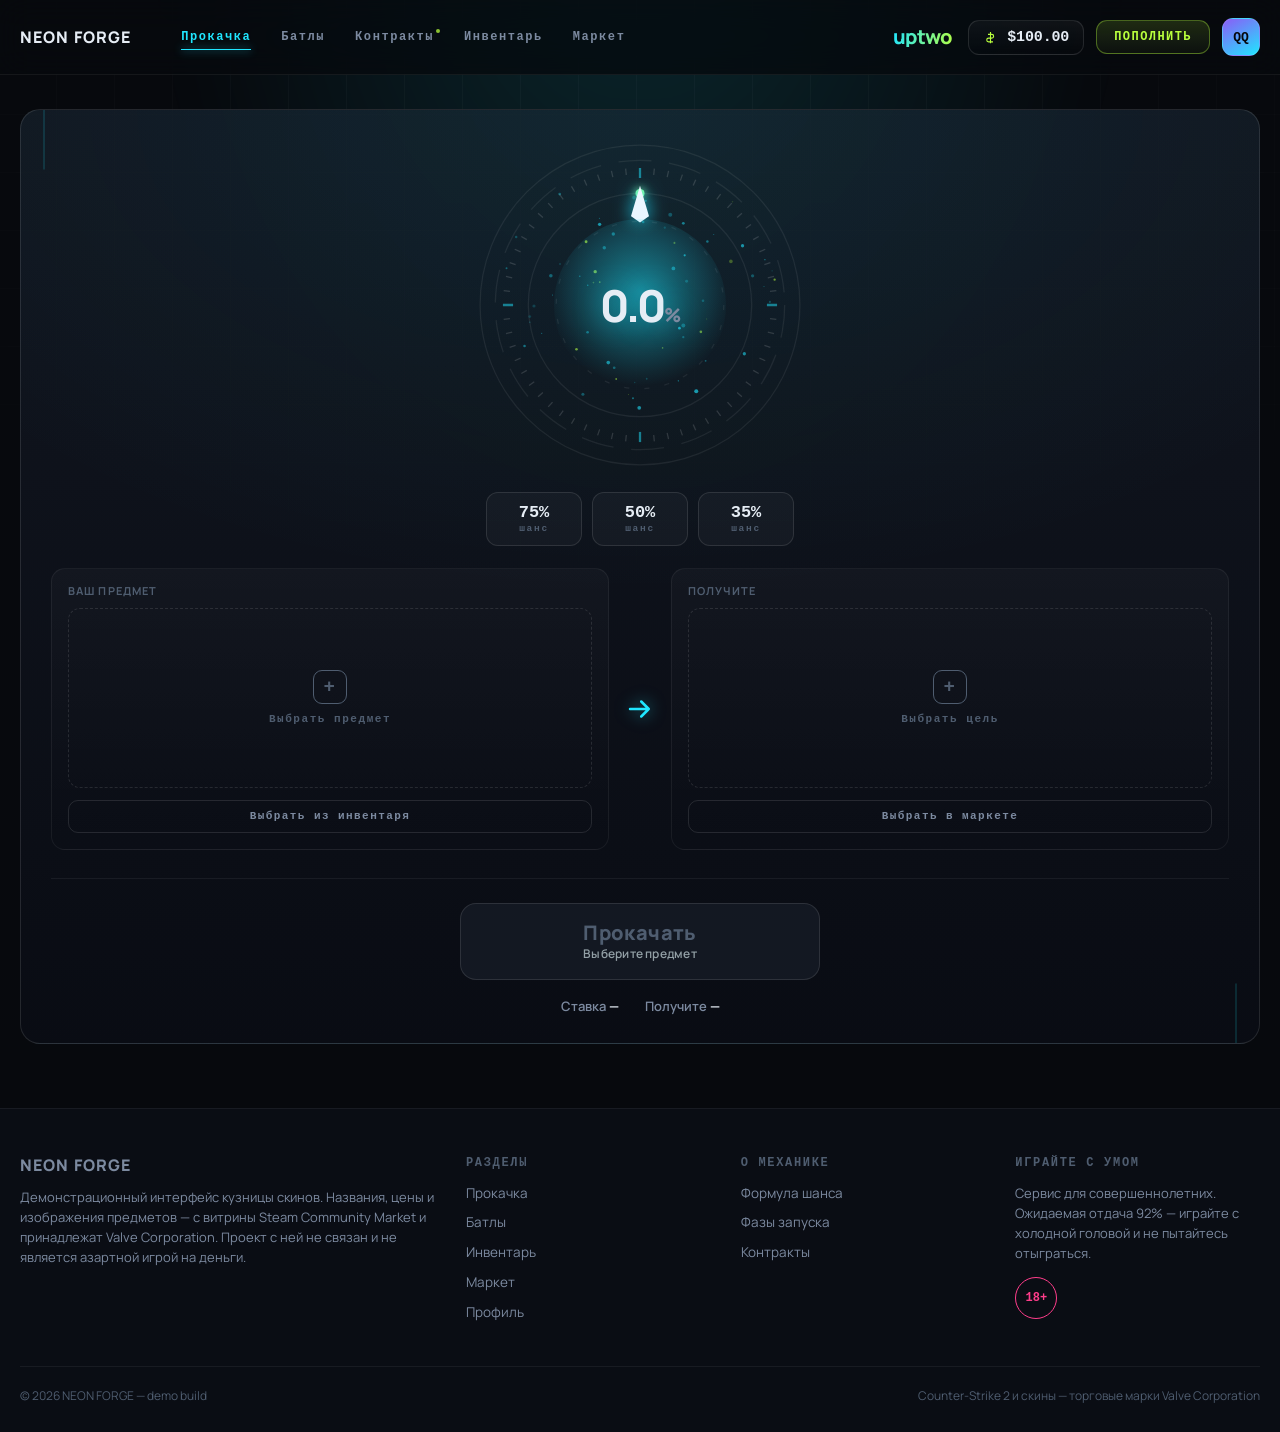
<file: index.html>
<!DOCTYPE html>
<html lang="ru">
<head>
<meta charset="utf-8">
<meta name="viewport" content="width=device-width, initial-scale=1, minimum-scale=1, maximum-scale=1, user-scalable=no, viewport-fit=cover">
<title>NEON FORGE — кузница скинов CS2</title>
<meta name="description" content="NEON FORGE — технологическая кузница скинов CS2: загрузи предмет в ядро, выбери шанс и получи более редкий. Демонстрационный проект на виртуальном балансе.">
<meta name="theme-color" content="#07090D">
<meta name="mobile-web-app-capable" content="yes">
<meta name="apple-mobile-web-app-capable" content="yes">
<meta name="apple-mobile-web-app-status-bar-style" content="black-translucent">
<link rel="manifest" href="manifest.webmanifest">
<link rel="preconnect" href="https://fonts.googleapis.com">
<link rel="preconnect" href="https://fonts.gstatic.com" crossorigin>
<link rel="stylesheet" media="print" onload="this.media='all'"
      href="https://fonts.googleapis.com/css2?family=Manrope:wght@400;600;700;800&display=swap">
<noscript><link rel="stylesheet" href="https://fonts.googleapis.com/css2?family=Manrope:wght@400;600;700;800&display=swap"></noscript>
<link rel="stylesheet" href="assets/css/style.css?v=19">
<link rel="icon" href="data:image/svg+xml,<svg xmlns='http://www.w3.org/2000/svg' viewBox='0 0 32 32'><text y='26' font-size='26'>◈</text></svg>">
</head>
<body id="top">

<div class="fx" aria-hidden="true">
  <div class="fx__grid"></div>
  <div class="fx__beam"></div>
  <div class="fx__streak"></div>
  <div class="fx__streak"></div>
  <div class="fx__streak"></div>
</div>

<div class="ptr" id="ptr" aria-hidden="true">
  <div class="ptr__c">
    <svg viewBox="0 0 24 24" class="ptr__arrow"><path d="M12 5v10M7.5 10.5 12 15l4.5-4.5"/></svg>
    <svg viewBox="0 0 24 24" class="ptr__spin"><circle cx="12" cy="12" r="9" stroke-dasharray="40 17"/></svg>
  </div>
</div>


<header class="hdr">
  <div class="wrap hdr__in">
    <a class="brand" href="index.html">
      <span class="brand__txt"><b>NEON FORGE</b></span>
    </a>

    <nav class="nav" id="nav">
      <a href="#forge" class="is-active">Прокачка</a>
      <a href="battles.html">Батлы</a>
      <a href="contracts.html" data-soon>Контракты</a>
      <a href="inventory.html">Инвентарь</a>
      <a href="market.html">Маркет</a>
    </nav>

    <div class="hdr__right">
      <span class="wordmark" aria-hidden="true">uptwo</span>
      <div class="bal" title="Демо-баланс">
        <svg viewBox="0 0 24 24"><path d="M12 3v18M8 7h6a3 3 0 0 1 0 6H9a3 3 0 0 0 0 6h7"/></svg>
        <b id="balance">$0.00</b>
      </div>
      <button class="btn btn--key" data-deposit>Пополнить</button>
      <a class="avatar" href="profile.html" title="Профиль оператора" aria-label="Профиль">QQ</a>
    </div>
  </div>
</header>

<main>

<!-- ==================== FORGE ==================== -->
<section class="forge" id="forge">
  <div class="wrap">
    <div class="rig">
      <div class="stage">

        <div class="core" id="core">
          <canvas class="core__canvas" id="core-canvas" aria-hidden="true"></canvas>
          <svg class="core__svg" viewBox="0 0 260 260" aria-hidden="true">
            <defs>
              <linearGradient id="arcGrad" x1="0" y1="0" x2="1" y2="1">
                <stop offset="0%" stop-color="#20E6FF"/>
                <stop offset="60%" stop-color="#5CF0E0"/>
                <stop offset="100%" stop-color="#B8FF3D"/>
              </linearGradient>
              <filter id="arcGlow" x="-40%" y="-40%" width="180%" height="180%">
                <feGaussianBlur stdDeviation="3.2" result="b"/>
                <feMerge><feMergeNode in="b"/><feMergeNode in="SourceGraphic"/></feMerge>
              </filter>
            </defs>

            <circle class="core__ring" cx="130" cy="130" r="126"/>
            <g class="core__spin-a">
              <circle class="core__ring" cx="130" cy="130" r="114" stroke-dasharray="26 14" stroke="rgba(32,230,255,.22)"/>
            </g>
            <g class="core__ticks" id="core-ticks"></g>
            <g transform="rotate(-90 130 130)">
              <circle class="core__ring" cx="130" cy="130" r="88" stroke-width="7" stroke="rgba(255,255,255,.05)"/>
              <circle class="core__arc" id="core-arc" cx="130" cy="130" r="88"/>
              <g class="core__marker" id="core-marker">
                <path d="M224 130 L200 123 L195 130 L200 137 Z"/>
              </g>
            </g>
            <g class="core__spin-b">
              <circle class="core__ring" cx="130" cy="130" r="66" stroke-dasharray="4 12" stroke="rgba(184,255,61,.25)"/>
            </g>
          </svg>
          <div class="core__pulse"></div>
          <div class="core__heart">
            <div class="chance__val" id="chance">0.0<i>%</i></div>
          </div>
        </div>

        <div class="presets" id="presets" role="group" aria-label="Желаемый шанс"></div>

        <div class="bays">
          <div class="bay bay--in" id="bay-from">
            <div class="bay__hd"><span class="tag">Ваш предмет</span></div>
            <div class="bay__body" id="from-body"></div>
            <button class="bay__act" data-open="from">Выбрать из инвентаря</button>
          </div>

          <div class="bays__arrow" aria-hidden="true">
            <svg viewBox="0 0 24 24"><path d="M4 12h15M13 6l6 6-6 6"/></svg>
          </div>

          <div class="bay bay--out" id="bay-to">
            <div class="bay__hd"><span class="tag">Получите</span></div>
            <div class="bay__body" id="to-body"></div>
            <button class="bay__act" data-open="to">Выбрать в маркете</button>
          </div>
        </div>
      </div>

      <div class="ctl">
        <button class="forge-btn" id="forge-btn" disabled>
          <span class="forge-btn__body">
            <span class="forge-btn__charge"></span>
            <b id="forge-label">Прокачать</b>
            <span id="forge-sub">Выберите предмет</span>
          </span>
          <i class="forge-btn__spark"></i><i class="forge-btn__spark"></i><i class="forge-btn__spark"></i>
        </button>

        <div class="ctl__meta">
          <span>Ставка <b id="meta-in">—</b></span>
          <span>Получите <b id="meta-out">—</b></span>
        </div>
      </div>
    </div>
  </div>
</section>

</main>

<footer class="foot">
  <div class="wrap foot__in">
    <div class="foot__c">
      <a class="brand" href="index.html">
        <span class="brand__txt"><b>NEON FORGE</b></span>
      </a>
      <p>Демонстрационный интерфейс кузницы скинов. Названия, цены и изображения предметов — с витрины Steam Community Market и принадлежат Valve Corporation. Проект с ней не связан и не является азартной игрой на деньги.</p>
    </div>
    <div class="foot__c">
      <h4 class="tag">Разделы</h4>
      <a href="index.html#forge">Прокачка</a><a href="battles.html">Батлы</a><a href="inventory.html">Инвентарь</a><a href="market.html">Маркет</a><a href="profile.html">Профиль</a>
    </div>
    <div class="foot__c">
      <h4 class="tag">О механике</h4>
      <a href="protocol.html">Формула шанса</a><a href="protocol.html">Фазы запуска</a><a href="contracts.html">Контракты</a>
    </div>
    <div class="foot__c">
      <h4 class="tag">Играйте с умом</h4>
      <p>Сервис для совершеннолетних. Ожидаемая отдача 92% — играйте с холодной головой и не пытайтесь отыграться.</p>
      <span class="age">18+</span>
    </div>
  </div>
  <div class="wrap foot__bot">
    <span>© <span id="year"></span> NEON FORGE — demo build</span>
    <span>Counter-Strike 2 и скины — торговые марки Valve Corporation</span>
  </div>
</footer>

<div class="modal" id="modal" hidden>
  <div class="modal__bg" data-close></div>
  <div class="modal__box" role="dialog" aria-modal="true" aria-labelledby="modal-title">
    <div class="modal__hd">
      <h3 id="modal-title">Выбор предмета</h3>
      <button class="modal__x" data-close aria-label="Закрыть">×</button>
    </div>
    <input type="search" class="modal__q" id="modal-search" placeholder="поиск: AWP, Karambit, Redline…">
    <div class="grid grid--modal" id="modal-grid"></div>
    <p class="modal__none" id="modal-empty" hidden>Ничего не найдено</p>
  </div>
</div>

<div class="result" id="result" hidden>
  <div class="result__box">
    <div class="result__st" id="result-st"></div>
    <div class="result__t" id="result-title"></div>
    <div class="result__card" id="result-card"></div>
    <div class="result__acts">
      <button class="btn" id="result-sell">Продать</button>
      <button class="btn btn--key" id="result-keep">В инвентарь</button>
    </div>
  </div>
</div>

<div class="rotate" id="rotate" aria-hidden="true">
  <div class="rotate__box">
    <svg viewBox="0 0 64 64" class="rotate__icon">
      <rect x="20" y="6" width="24" height="42" rx="4"/>
      <path d="M14 52a20 20 0 0 0 36 0" fill="none" stroke-linecap="round"/>
      <path d="M50 46v8h-8"/>
    </svg>
    <div class="rotate__t">Поверните телефон</div>
    <p>Интерфейс ядра рассчитан на вертикальную ориентацию экрана.</p>
  </div>
</div>

<div class="toasts" id="toasts"></div>

<script src="assets/js/data.js?v=19"></script>
<script src="assets/js/weapons.js?v=19"></script>
<script src="assets/js/app.js?v=19"></script>
</body>
</html>
</file>
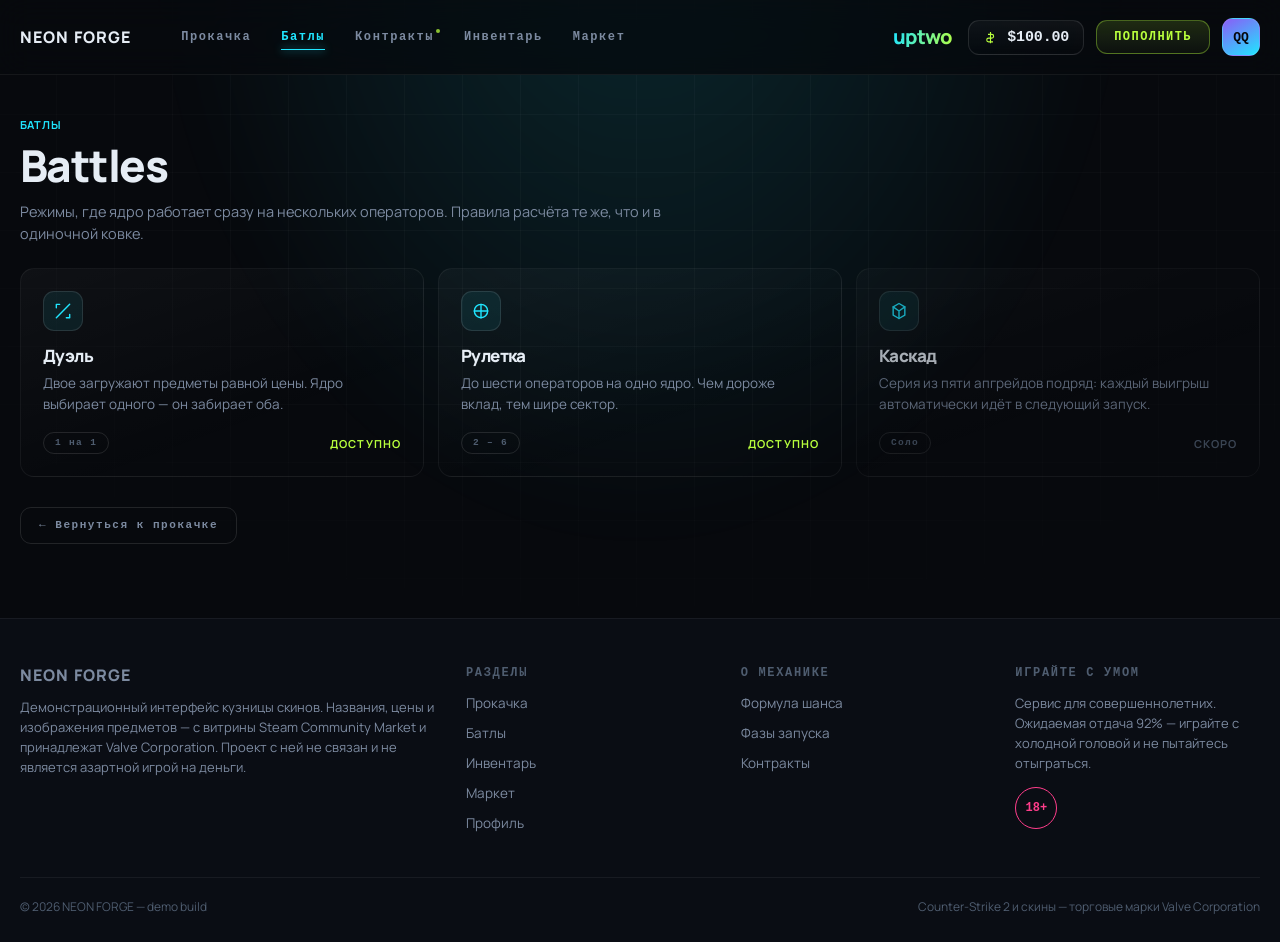
<file: battles.html>
<!DOCTYPE html>
<html lang="ru">
<head>
<meta charset="utf-8">
<meta name="viewport" content="width=device-width, initial-scale=1, minimum-scale=1, maximum-scale=1, user-scalable=no, viewport-fit=cover">
<title>BATTLES — NEON FORGE</title>
<meta name="description" content="PvP-режимы NEON FORGE: Duel Forge, Core Roulette и Cascade.">
<meta name="theme-color" content="#07090D">
<meta name="mobile-web-app-capable" content="yes">
<meta name="apple-mobile-web-app-capable" content="yes">
<meta name="apple-mobile-web-app-status-bar-style" content="black-translucent">
<link rel="manifest" href="manifest.webmanifest">
<link rel="preconnect" href="https://fonts.googleapis.com">
<link rel="preconnect" href="https://fonts.gstatic.com" crossorigin>
<link rel="stylesheet" media="print" onload="this.media='all'"
      href="https://fonts.googleapis.com/css2?family=Manrope:wght@400;600;700;800&display=swap">
<noscript><link rel="stylesheet" href="https://fonts.googleapis.com/css2?family=Manrope:wght@400;600;700;800&display=swap"></noscript>
<link rel="stylesheet" href="assets/css/style.css?v=19">
<link rel="icon" href="data:image/svg+xml,<svg xmlns='http://www.w3.org/2000/svg' viewBox='0 0 32 32'><text y='26' font-size='26'>◈</text></svg>">
</head>
<body id="top">

<div class="fx" aria-hidden="true">
  <div class="fx__grid"></div>
  <div class="fx__beam"></div>
  <div class="fx__streak"></div>
  <div class="fx__streak"></div>
  <div class="fx__streak"></div>
</div>

<div class="ptr" id="ptr" aria-hidden="true">
  <div class="ptr__c">
    <svg viewBox="0 0 24 24" class="ptr__arrow"><path d="M12 5v10M7.5 10.5 12 15l4.5-4.5"/></svg>
    <svg viewBox="0 0 24 24" class="ptr__spin"><circle cx="12" cy="12" r="9" stroke-dasharray="40 17"/></svg>
  </div>
</div>


<header class="hdr">
  <div class="wrap hdr__in">
    <a class="brand" href="index.html">
      <span class="brand__txt"><b>NEON FORGE</b></span>
    </a>

    <nav class="nav" id="nav">
      <a href="index.html#forge">Прокачка</a>
      <a href="battles.html" class="is-active">Батлы</a>
      <a href="contracts.html" data-soon>Контракты</a>
      <a href="inventory.html">Инвентарь</a>
      <a href="market.html">Маркет</a>
    </nav>

    <div class="hdr__right">
      <span class="wordmark" aria-hidden="true">uptwo</span>
      <div class="bal" title="Демо-баланс">
        <svg viewBox="0 0 24 24"><path d="M12 3v18M8 7h6a3 3 0 0 1 0 6H9a3 3 0 0 0 0 6h7"/></svg>
        <b id="balance">$0.00</b>
      </div>
      <button class="btn btn--key" data-deposit>Пополнить</button>
      <a class="avatar" href="profile.html" title="Профиль оператора" aria-label="Профиль">QQ</a>
    </div>
  </div>
</header>

<main>

<section class="sec" id="battles" style="padding-top:44px">
  <div class="wrap">
    <div class="market__head">
      <div class="tag tag--cyan">Батлы</div>
      <h1>Battles</h1>
      <p>Режимы, где ядро работает сразу на нескольких операторов. Правила расчёта те же, что и в одиночной ковке.</p>
    </div>

    <div class="modes">
      <article class="mode">
        <div class="mode__ico"><svg viewBox="0 0 24 24"><path d="M4 20 20 4M8 4H4v4M16 20h4v-4"/></svg></div>
        <h3>Дуэль</h3>
        <p>Двое загружают предметы равной цены. Ядро выбирает одного — он забирает оба.</p>
        <div class="mode__foot"><span class="mode__pill">1 на 1</span><span class="tag tag--lime">Доступно</span></div>
      </article>
      <article class="mode">
        <div class="mode__ico"><svg viewBox="0 0 24 24"><circle cx="12" cy="12" r="8"/><path d="M12 4v16M4 12h16"/></svg></div>
        <h3>Рулетка</h3>
        <p>До шести операторов на одно ядро. Чем дороже вклад, тем шире сектор.</p>
        <div class="mode__foot"><span class="mode__pill">2 – 6</span><span class="tag tag--lime">Доступно</span></div>
      </article>
      <article class="mode mode--soon">
        <div class="mode__ico"><svg viewBox="0 0 24 24"><path d="M12 3l7 4v10l-7 4-7-4V7z"/><path d="M12 12v9M12 12 5 7M12 12l7-5"/></svg></div>
        <h3>Каскад</h3>
        <p>Серия из пяти апгрейдов подряд: каждый выигрыш автоматически идёт в следующий запуск.</p>
        <div class="mode__foot"><span class="mode__pill">Соло</span><span class="tag">Скоро</span></div>
      </article>
    </div>

    <a class="back" href="index.html#forge">← Вернуться к прокачке</a>
  </div>
</section>

</main>

<footer class="foot">
  <div class="wrap foot__in">
    <div class="foot__c">
      <a class="brand" href="index.html">
        <span class="brand__txt"><b>NEON FORGE</b></span>
      </a>
      <p>Демонстрационный интерфейс кузницы скинов. Названия, цены и изображения предметов — с витрины Steam Community Market и принадлежат Valve Corporation. Проект с ней не связан и не является азартной игрой на деньги.</p>
    </div>
    <div class="foot__c">
      <h4 class="tag">Разделы</h4>
      <a href="index.html#forge">Прокачка</a><a href="battles.html">Батлы</a><a href="inventory.html">Инвентарь</a><a href="market.html">Маркет</a><a href="profile.html">Профиль</a>
    </div>
    <div class="foot__c">
      <h4 class="tag">О механике</h4>
      <a href="protocol.html">Формула шанса</a><a href="protocol.html">Фазы запуска</a><a href="contracts.html">Контракты</a>
    </div>
    <div class="foot__c">
      <h4 class="tag">Играйте с умом</h4>
      <p>Сервис для совершеннолетних. Ожидаемая отдача 92% — играйте с холодной головой и не пытайтесь отыграться.</p>
      <span class="age">18+</span>
    </div>
  </div>
  <div class="wrap foot__bot">
    <span>© <span id="year"></span> NEON FORGE — demo build</span>
    <span>Counter-Strike 2 и скины — торговые марки Valve Corporation</span>
  </div>
</footer>

<div class="modal" id="modal" hidden>
  <div class="modal__bg" data-close></div>
  <div class="modal__box" role="dialog" aria-modal="true" aria-labelledby="modal-title">
    <div class="modal__hd">
      <h3 id="modal-title">Выбор предмета</h3>
      <button class="modal__x" data-close aria-label="Закрыть">×</button>
    </div>
    <input type="search" class="modal__q" id="modal-search" placeholder="поиск: AWP, Karambit, Redline…">
    <div class="grid grid--modal" id="modal-grid"></div>
    <p class="modal__none" id="modal-empty" hidden>Ничего не найдено</p>
  </div>
</div>

<div class="result" id="result" hidden>
  <div class="result__box">
    <div class="result__st" id="result-st"></div>
    <div class="result__t" id="result-title"></div>
    <div class="result__card" id="result-card"></div>
    <div class="result__acts">
      <button class="btn" id="result-sell">Продать</button>
      <button class="btn btn--key" id="result-keep">В инвентарь</button>
    </div>
  </div>
</div>

<div class="rotate" id="rotate" aria-hidden="true">
  <div class="rotate__box">
    <svg viewBox="0 0 64 64" class="rotate__icon">
      <rect x="20" y="6" width="24" height="42" rx="4"/>
      <path d="M14 52a20 20 0 0 0 36 0" fill="none" stroke-linecap="round"/>
      <path d="M50 46v8h-8"/>
    </svg>
    <div class="rotate__t">Поверните телефон</div>
    <p>Интерфейс ядра рассчитан на вертикальную ориентацию экрана.</p>
  </div>
</div>

<div class="toasts" id="toasts"></div>

<script src="assets/js/data.js?v=19"></script>
<script src="assets/js/weapons.js?v=19"></script>
<script src="assets/js/app.js?v=19"></script>
</body>
</html>
</file>
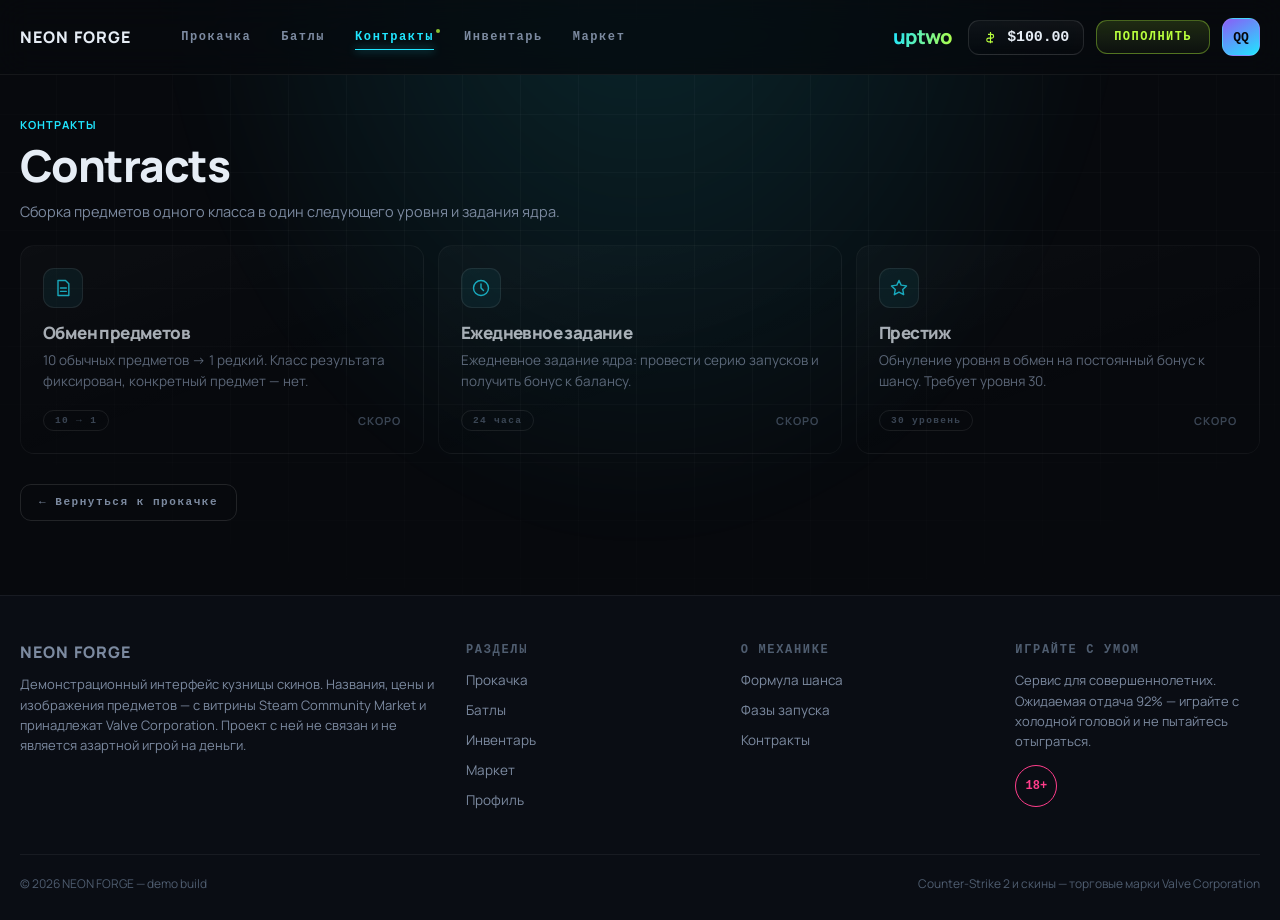
<file: contracts.html>
<!DOCTYPE html>
<html lang="ru">
<head>
<meta charset="utf-8">
<meta name="viewport" content="width=device-width, initial-scale=1, minimum-scale=1, maximum-scale=1, user-scalable=no, viewport-fit=cover">
<title>CONTRACTS — NEON FORGE</title>
<meta name="description" content="Контракты NEON FORGE: сборка предметов и задания ядра.">
<meta name="theme-color" content="#07090D">
<meta name="mobile-web-app-capable" content="yes">
<meta name="apple-mobile-web-app-capable" content="yes">
<meta name="apple-mobile-web-app-status-bar-style" content="black-translucent">
<link rel="manifest" href="manifest.webmanifest">
<link rel="preconnect" href="https://fonts.googleapis.com">
<link rel="preconnect" href="https://fonts.gstatic.com" crossorigin>
<link rel="stylesheet" media="print" onload="this.media='all'"
      href="https://fonts.googleapis.com/css2?family=Manrope:wght@400;600;700;800&display=swap">
<noscript><link rel="stylesheet" href="https://fonts.googleapis.com/css2?family=Manrope:wght@400;600;700;800&display=swap"></noscript>
<link rel="stylesheet" href="assets/css/style.css?v=19">
<link rel="icon" href="data:image/svg+xml,<svg xmlns='http://www.w3.org/2000/svg' viewBox='0 0 32 32'><text y='26' font-size='26'>◈</text></svg>">
</head>
<body id="top">

<div class="fx" aria-hidden="true">
  <div class="fx__grid"></div>
  <div class="fx__beam"></div>
  <div class="fx__streak"></div>
  <div class="fx__streak"></div>
  <div class="fx__streak"></div>
</div>

<div class="ptr" id="ptr" aria-hidden="true">
  <div class="ptr__c">
    <svg viewBox="0 0 24 24" class="ptr__arrow"><path d="M12 5v10M7.5 10.5 12 15l4.5-4.5"/></svg>
    <svg viewBox="0 0 24 24" class="ptr__spin"><circle cx="12" cy="12" r="9" stroke-dasharray="40 17"/></svg>
  </div>
</div>


<header class="hdr">
  <div class="wrap hdr__in">
    <a class="brand" href="index.html">
      <span class="brand__txt"><b>NEON FORGE</b></span>
    </a>

    <nav class="nav" id="nav">
      <a href="index.html#forge">Прокачка</a>
      <a href="battles.html">Батлы</a>
      <a href="contracts.html" class="is-active" data-soon>Контракты</a>
      <a href="inventory.html">Инвентарь</a>
      <a href="market.html">Маркет</a>
    </nav>

    <div class="hdr__right">
      <span class="wordmark" aria-hidden="true">uptwo</span>
      <div class="bal" title="Демо-баланс">
        <svg viewBox="0 0 24 24"><path d="M12 3v18M8 7h6a3 3 0 0 1 0 6H9a3 3 0 0 0 0 6h7"/></svg>
        <b id="balance">$0.00</b>
      </div>
      <button class="btn btn--key" data-deposit>Пополнить</button>
      <a class="avatar" href="profile.html" title="Профиль оператора" aria-label="Профиль">QQ</a>
    </div>
  </div>
</header>

<main>

<section class="sec" id="contracts" style="padding-top:44px">
  <div class="wrap">
    <div class="market__head">
      <div class="tag tag--cyan">Контракты</div>
      <h1>Contracts</h1>
      <p>Сборка предметов одного класса в один следующего уровня и задания ядра.</p>
    </div>

    <div class="modes">
      <article class="mode mode--soon">
        <div class="mode__ico"><svg viewBox="0 0 24 24"><path d="M6 3h9l4 4v14H6z"/><path d="M9 12h7M9 16h7"/></svg></div>
        <h3>Обмен предметов</h3>
        <p>10 обычных предметов → 1 редкий. Класс результата фиксирован, конкретный предмет — нет.</p>
        <div class="mode__foot"><span class="mode__pill">10 → 1</span><span class="tag">Скоро</span></div>
      </article>
      <article class="mode mode--soon">
        <div class="mode__ico"><svg viewBox="0 0 24 24"><circle cx="12" cy="12" r="9"/><path d="M12 7v5l3 3"/></svg></div>
        <h3>Ежедневное задание</h3>
        <p>Ежедневное задание ядра: провести серию запусков и получить бонус к балансу.</p>
        <div class="mode__foot"><span class="mode__pill">24 часа</span><span class="tag">Скоро</span></div>
      </article>
      <article class="mode mode--soon">
        <div class="mode__ico"><svg viewBox="0 0 24 24"><path d="M12 3l2.6 5.6L21 9.5l-4.5 4.3 1.1 6.2L12 17l-5.6 3 1.1-6.2L3 9.5l6.4-.9z"/></svg></div>
        <h3>Престиж</h3>
        <p>Обнуление уровня в обмен на постоянный бонус к шансу. Требует уровня 30.</p>
        <div class="mode__foot"><span class="mode__pill">30 уровень</span><span class="tag">Скоро</span></div>
      </article>
    </div>

    <a class="back" href="index.html#forge">← Вернуться к прокачке</a>
  </div>
</section>

</main>

<footer class="foot">
  <div class="wrap foot__in">
    <div class="foot__c">
      <a class="brand" href="index.html">
        <span class="brand__txt"><b>NEON FORGE</b></span>
      </a>
      <p>Демонстрационный интерфейс кузницы скинов. Названия, цены и изображения предметов — с витрины Steam Community Market и принадлежат Valve Corporation. Проект с ней не связан и не является азартной игрой на деньги.</p>
    </div>
    <div class="foot__c">
      <h4 class="tag">Разделы</h4>
      <a href="index.html#forge">Прокачка</a><a href="battles.html">Батлы</a><a href="inventory.html">Инвентарь</a><a href="market.html">Маркет</a><a href="profile.html">Профиль</a>
    </div>
    <div class="foot__c">
      <h4 class="tag">О механике</h4>
      <a href="protocol.html">Формула шанса</a><a href="protocol.html">Фазы запуска</a><a href="contracts.html">Контракты</a>
    </div>
    <div class="foot__c">
      <h4 class="tag">Играйте с умом</h4>
      <p>Сервис для совершеннолетних. Ожидаемая отдача 92% — играйте с холодной головой и не пытайтесь отыграться.</p>
      <span class="age">18+</span>
    </div>
  </div>
  <div class="wrap foot__bot">
    <span>© <span id="year"></span> NEON FORGE — demo build</span>
    <span>Counter-Strike 2 и скины — торговые марки Valve Corporation</span>
  </div>
</footer>

<div class="modal" id="modal" hidden>
  <div class="modal__bg" data-close></div>
  <div class="modal__box" role="dialog" aria-modal="true" aria-labelledby="modal-title">
    <div class="modal__hd">
      <h3 id="modal-title">Выбор предмета</h3>
      <button class="modal__x" data-close aria-label="Закрыть">×</button>
    </div>
    <input type="search" class="modal__q" id="modal-search" placeholder="поиск: AWP, Karambit, Redline…">
    <div class="grid grid--modal" id="modal-grid"></div>
    <p class="modal__none" id="modal-empty" hidden>Ничего не найдено</p>
  </div>
</div>

<div class="result" id="result" hidden>
  <div class="result__box">
    <div class="result__st" id="result-st"></div>
    <div class="result__t" id="result-title"></div>
    <div class="result__card" id="result-card"></div>
    <div class="result__acts">
      <button class="btn" id="result-sell">Продать</button>
      <button class="btn btn--key" id="result-keep">В инвентарь</button>
    </div>
  </div>
</div>

<div class="rotate" id="rotate" aria-hidden="true">
  <div class="rotate__box">
    <svg viewBox="0 0 64 64" class="rotate__icon">
      <rect x="20" y="6" width="24" height="42" rx="4"/>
      <path d="M14 52a20 20 0 0 0 36 0" fill="none" stroke-linecap="round"/>
      <path d="M50 46v8h-8"/>
    </svg>
    <div class="rotate__t">Поверните телефон</div>
    <p>Интерфейс ядра рассчитан на вертикальную ориентацию экрана.</p>
  </div>
</div>

<div class="toasts" id="toasts"></div>

<script src="assets/js/data.js?v=19"></script>
<script src="assets/js/weapons.js?v=19"></script>
<script src="assets/js/app.js?v=19"></script>
</body>
</html>
</file>
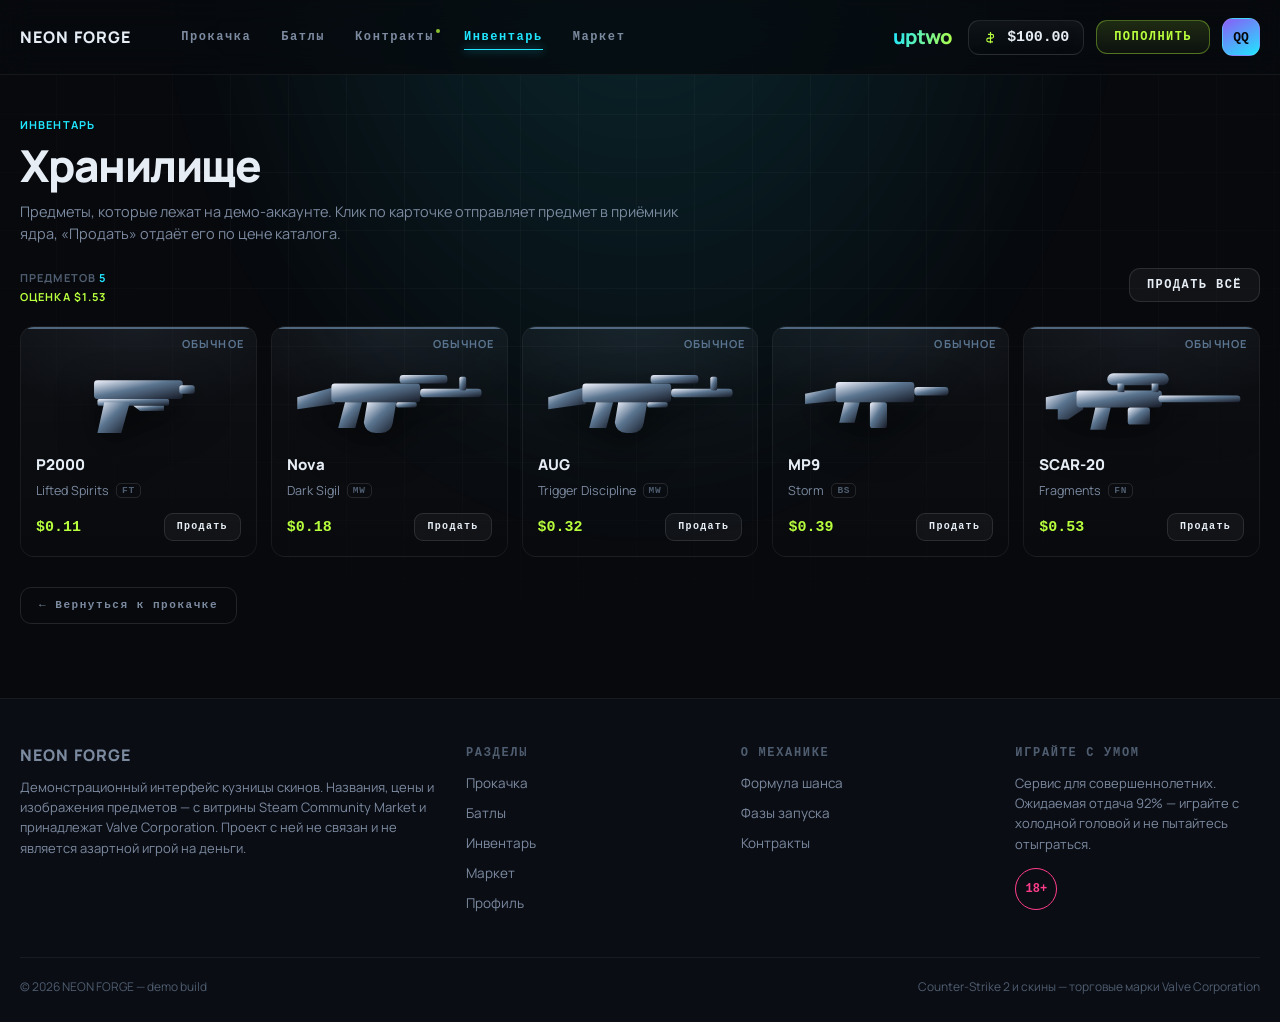
<file: inventory.html>
<!DOCTYPE html>
<html lang="ru">
<head>
<meta charset="utf-8">
<meta name="viewport" content="width=device-width, initial-scale=1, minimum-scale=1, maximum-scale=1, user-scalable=no, viewport-fit=cover">
<title>INVENTORY — NEON FORGE</title>
<meta name="description" content="Хранилище оператора NEON FORGE: предметы демо-аккаунта и их оценка.">
<meta name="theme-color" content="#07090D">
<meta name="mobile-web-app-capable" content="yes">
<meta name="apple-mobile-web-app-capable" content="yes">
<meta name="apple-mobile-web-app-status-bar-style" content="black-translucent">
<link rel="manifest" href="manifest.webmanifest">
<link rel="preconnect" href="https://fonts.googleapis.com">
<link rel="preconnect" href="https://fonts.gstatic.com" crossorigin>
<link rel="stylesheet" media="print" onload="this.media='all'"
      href="https://fonts.googleapis.com/css2?family=Manrope:wght@400;600;700;800&display=swap">
<noscript><link rel="stylesheet" href="https://fonts.googleapis.com/css2?family=Manrope:wght@400;600;700;800&display=swap"></noscript>
<link rel="stylesheet" href="assets/css/style.css?v=19">
<link rel="icon" href="data:image/svg+xml,<svg xmlns='http://www.w3.org/2000/svg' viewBox='0 0 32 32'><text y='26' font-size='26'>◈</text></svg>">
</head>
<body id="top">

<div class="fx" aria-hidden="true">
  <div class="fx__grid"></div>
  <div class="fx__beam"></div>
  <div class="fx__streak"></div>
  <div class="fx__streak"></div>
  <div class="fx__streak"></div>
</div>

<div class="ptr" id="ptr" aria-hidden="true">
  <div class="ptr__c">
    <svg viewBox="0 0 24 24" class="ptr__arrow"><path d="M12 5v10M7.5 10.5 12 15l4.5-4.5"/></svg>
    <svg viewBox="0 0 24 24" class="ptr__spin"><circle cx="12" cy="12" r="9" stroke-dasharray="40 17"/></svg>
  </div>
</div>


<header class="hdr">
  <div class="wrap hdr__in">
    <a class="brand" href="index.html">
      <span class="brand__txt"><b>NEON FORGE</b></span>
    </a>

    <nav class="nav" id="nav">
      <a href="index.html#forge">Прокачка</a>
      <a href="battles.html">Батлы</a>
      <a href="contracts.html" data-soon>Контракты</a>
      <a href="inventory.html" class="is-active">Инвентарь</a>
      <a href="market.html">Маркет</a>
    </nav>

    <div class="hdr__right">
      <span class="wordmark" aria-hidden="true">uptwo</span>
      <div class="bal" title="Демо-баланс">
        <svg viewBox="0 0 24 24"><path d="M12 3v18M8 7h6a3 3 0 0 1 0 6H9a3 3 0 0 0 0 6h7"/></svg>
        <b id="balance">$0.00</b>
      </div>
      <button class="btn btn--key" data-deposit>Пополнить</button>
      <a class="avatar" href="profile.html" title="Профиль оператора" aria-label="Профиль">QQ</a>
    </div>
  </div>
</header>

<main>

<section class="sec" id="inventory" style="padding-top:44px">
  <div class="wrap">
    <div class="market__head">
      <div class="tag tag--cyan">Инвентарь</div>
      <h1>Хранилище</h1>
      <p>Предметы, которые лежат на демо-аккаунте. Клик по карточке отправляет предмет в приёмник ядра, «Продать» отдаёт его по цене каталога.</p>
    </div>

    <div class="sec__head">
      <div>
        <div class="tag">Предметов <span id="inv-count" style="color:var(--cyan)">0</span></div>
        <div class="tag tag--lime" style="margin-top:8px">Оценка <span id="inv-sum">$0.00</span></div>
      </div>
      <button class="btn" id="sell-all">Продать всё</button>
    </div>
    <div class="grid" id="inv-grid"></div>

    <a class="back" href="index.html#forge">← Вернуться к прокачке</a>
  </div>
</section>

</main>

<footer class="foot">
  <div class="wrap foot__in">
    <div class="foot__c">
      <a class="brand" href="index.html">
        <span class="brand__txt"><b>NEON FORGE</b></span>
      </a>
      <p>Демонстрационный интерфейс кузницы скинов. Названия, цены и изображения предметов — с витрины Steam Community Market и принадлежат Valve Corporation. Проект с ней не связан и не является азартной игрой на деньги.</p>
    </div>
    <div class="foot__c">
      <h4 class="tag">Разделы</h4>
      <a href="index.html#forge">Прокачка</a><a href="battles.html">Батлы</a><a href="inventory.html">Инвентарь</a><a href="market.html">Маркет</a><a href="profile.html">Профиль</a>
    </div>
    <div class="foot__c">
      <h4 class="tag">О механике</h4>
      <a href="protocol.html">Формула шанса</a><a href="protocol.html">Фазы запуска</a><a href="contracts.html">Контракты</a>
    </div>
    <div class="foot__c">
      <h4 class="tag">Играйте с умом</h4>
      <p>Сервис для совершеннолетних. Ожидаемая отдача 92% — играйте с холодной головой и не пытайтесь отыграться.</p>
      <span class="age">18+</span>
    </div>
  </div>
  <div class="wrap foot__bot">
    <span>© <span id="year"></span> NEON FORGE — demo build</span>
    <span>Counter-Strike 2 и скины — торговые марки Valve Corporation</span>
  </div>
</footer>

<div class="modal" id="modal" hidden>
  <div class="modal__bg" data-close></div>
  <div class="modal__box" role="dialog" aria-modal="true" aria-labelledby="modal-title">
    <div class="modal__hd">
      <h3 id="modal-title">Выбор предмета</h3>
      <button class="modal__x" data-close aria-label="Закрыть">×</button>
    </div>
    <input type="search" class="modal__q" id="modal-search" placeholder="поиск: AWP, Karambit, Redline…">
    <div class="grid grid--modal" id="modal-grid"></div>
    <p class="modal__none" id="modal-empty" hidden>Ничего не найдено</p>
  </div>
</div>

<div class="result" id="result" hidden>
  <div class="result__box">
    <div class="result__st" id="result-st"></div>
    <div class="result__t" id="result-title"></div>
    <div class="result__card" id="result-card"></div>
    <div class="result__acts">
      <button class="btn" id="result-sell">Продать</button>
      <button class="btn btn--key" id="result-keep">В инвентарь</button>
    </div>
  </div>
</div>

<div class="rotate" id="rotate" aria-hidden="true">
  <div class="rotate__box">
    <svg viewBox="0 0 64 64" class="rotate__icon">
      <rect x="20" y="6" width="24" height="42" rx="4"/>
      <path d="M14 52a20 20 0 0 0 36 0" fill="none" stroke-linecap="round"/>
      <path d="M50 46v8h-8"/>
    </svg>
    <div class="rotate__t">Поверните телефон</div>
    <p>Интерфейс ядра рассчитан на вертикальную ориентацию экрана.</p>
  </div>
</div>

<div class="toasts" id="toasts"></div>

<script src="assets/js/data.js?v=19"></script>
<script src="assets/js/weapons.js?v=19"></script>
<script src="assets/js/app.js?v=19"></script>
</body>
</html>
</file>
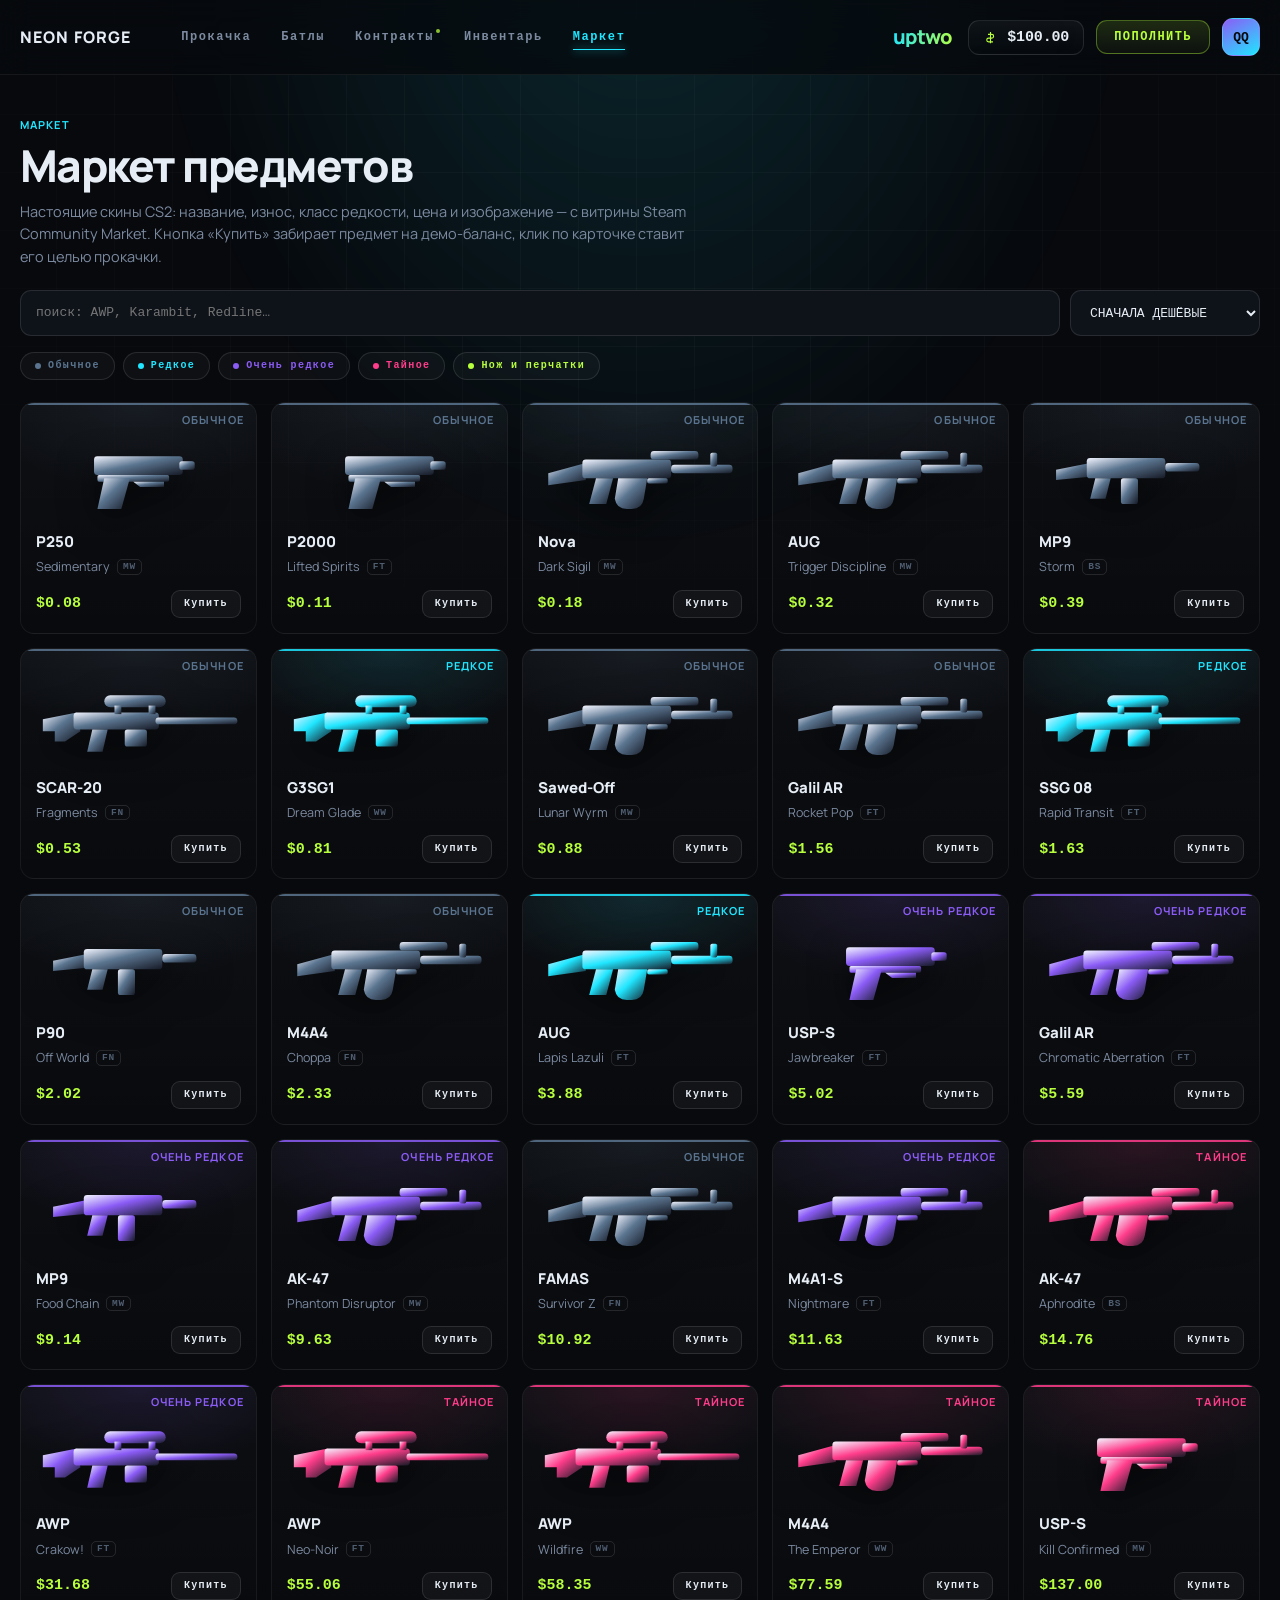
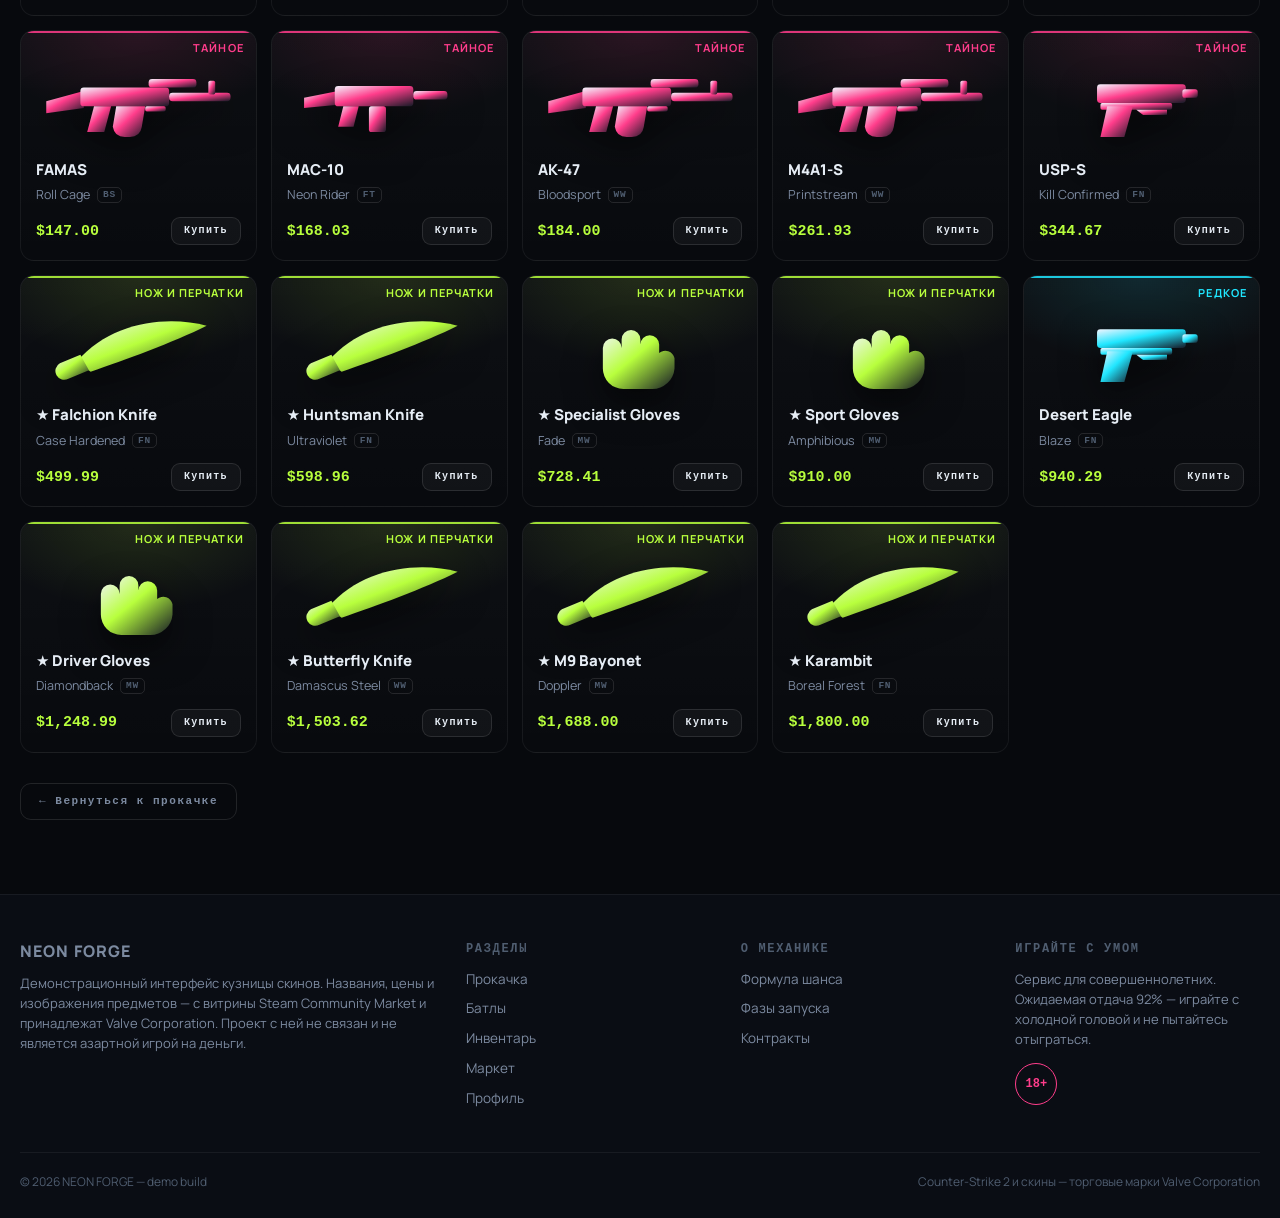
<file: market.html>
<!DOCTYPE html>
<html lang="ru">
<head>
<meta charset="utf-8">
<meta name="viewport" content="width=device-width, initial-scale=1, minimum-scale=1, maximum-scale=1, user-scalable=no, viewport-fit=cover">
<title>MARKET — NEON FORGE</title>
<meta name="description" content="Маркет NEON FORGE: настоящие предметы CS2 с ценами и изображениями с площадки Steam.">
<meta name="theme-color" content="#07090D">
<meta name="mobile-web-app-capable" content="yes">
<meta name="apple-mobile-web-app-capable" content="yes">
<meta name="apple-mobile-web-app-status-bar-style" content="black-translucent">
<link rel="manifest" href="manifest.webmanifest">
<link rel="preconnect" href="https://fonts.googleapis.com">
<link rel="preconnect" href="https://fonts.gstatic.com" crossorigin>
<link rel="stylesheet" media="print" onload="this.media='all'"
      href="https://fonts.googleapis.com/css2?family=Manrope:wght@400;600;700;800&display=swap">
<noscript><link rel="stylesheet" href="https://fonts.googleapis.com/css2?family=Manrope:wght@400;600;700;800&display=swap"></noscript>
<link rel="stylesheet" href="assets/css/style.css?v=19">
<link rel="icon" href="data:image/svg+xml,<svg xmlns='http://www.w3.org/2000/svg' viewBox='0 0 32 32'><text y='26' font-size='26'>◈</text></svg>">
</head>
<body id="top">

<div class="fx" aria-hidden="true">
  <div class="fx__grid"></div>
  <div class="fx__beam"></div>
  <div class="fx__streak"></div>
  <div class="fx__streak"></div>
  <div class="fx__streak"></div>
</div>

<div class="ptr" id="ptr" aria-hidden="true">
  <div class="ptr__c">
    <svg viewBox="0 0 24 24" class="ptr__arrow"><path d="M12 5v10M7.5 10.5 12 15l4.5-4.5"/></svg>
    <svg viewBox="0 0 24 24" class="ptr__spin"><circle cx="12" cy="12" r="9" stroke-dasharray="40 17"/></svg>
  </div>
</div>


<header class="hdr">
  <div class="wrap hdr__in">
    <a class="brand" href="index.html">
      <span class="brand__txt"><b>NEON FORGE</b></span>
    </a>

    <nav class="nav" id="nav">
      <a href="index.html#forge">Прокачка</a>
      <a href="battles.html">Батлы</a>
      <a href="contracts.html" data-soon>Контракты</a>
      <a href="inventory.html">Инвентарь</a>
      <a href="market.html" class="is-active">Маркет</a>
    </nav>

    <div class="hdr__right">
      <span class="wordmark" aria-hidden="true">uptwo</span>
      <div class="bal" title="Демо-баланс">
        <svg viewBox="0 0 24 24"><path d="M12 3v18M8 7h6a3 3 0 0 1 0 6H9a3 3 0 0 0 0 6h7"/></svg>
        <b id="balance">$0.00</b>
      </div>
      <button class="btn btn--key" data-deposit>Пополнить</button>
      <a class="avatar" href="profile.html" title="Профиль оператора" aria-label="Профиль">QQ</a>
    </div>
  </div>
</header>

<main>

<section class="sec" id="market" style="padding-top:44px">
  <div class="wrap">
    <div class="market__head">
      <div class="tag tag--cyan">Маркет</div>
      <h1>Маркет предметов</h1>
      <p>Настоящие скины CS2: название, износ, класс редкости, цена и изображение — с витрины Steam Community Market. Кнопка «Купить» забирает предмет на демо-баланс, клик по карточке ставит его целью прокачки.</p>
    </div>

    <div class="filters">
      <input type="search" id="search" placeholder="поиск: AWP, Karambit, Redline…" aria-label="Поиск">
      <select id="sort" aria-label="Сортировка">
        <option value="asc">СНАЧАЛА ДЕШЁВЫЕ</option>
        <option value="desc">СНАЧАЛА ДОРОГИЕ</option>
        <option value="name">ПО НАЗВАНИЮ</option>
      </select>
    </div>
    <div class="chips" id="chips"></div>
    <div class="grid" id="shop-grid"></div>

    <a class="back" href="index.html#forge">← Вернуться к прокачке</a>
  </div>
</section>

</main>

<footer class="foot">
  <div class="wrap foot__in">
    <div class="foot__c">
      <a class="brand" href="index.html">
        <span class="brand__txt"><b>NEON FORGE</b></span>
      </a>
      <p>Демонстрационный интерфейс кузницы скинов. Названия, цены и изображения предметов — с витрины Steam Community Market и принадлежат Valve Corporation. Проект с ней не связан и не является азартной игрой на деньги.</p>
    </div>
    <div class="foot__c">
      <h4 class="tag">Разделы</h4>
      <a href="index.html#forge">Прокачка</a><a href="battles.html">Батлы</a><a href="inventory.html">Инвентарь</a><a href="market.html">Маркет</a><a href="profile.html">Профиль</a>
    </div>
    <div class="foot__c">
      <h4 class="tag">О механике</h4>
      <a href="protocol.html">Формула шанса</a><a href="protocol.html">Фазы запуска</a><a href="contracts.html">Контракты</a>
    </div>
    <div class="foot__c">
      <h4 class="tag">Играйте с умом</h4>
      <p>Сервис для совершеннолетних. Ожидаемая отдача 92% — играйте с холодной головой и не пытайтесь отыграться.</p>
      <span class="age">18+</span>
    </div>
  </div>
  <div class="wrap foot__bot">
    <span>© <span id="year"></span> NEON FORGE — demo build</span>
    <span>Counter-Strike 2 и скины — торговые марки Valve Corporation</span>
  </div>
</footer>

<div class="modal" id="modal" hidden>
  <div class="modal__bg" data-close></div>
  <div class="modal__box" role="dialog" aria-modal="true" aria-labelledby="modal-title">
    <div class="modal__hd">
      <h3 id="modal-title">Выбор предмета</h3>
      <button class="modal__x" data-close aria-label="Закрыть">×</button>
    </div>
    <input type="search" class="modal__q" id="modal-search" placeholder="поиск: AWP, Karambit, Redline…">
    <div class="grid grid--modal" id="modal-grid"></div>
    <p class="modal__none" id="modal-empty" hidden>Ничего не найдено</p>
  </div>
</div>

<div class="result" id="result" hidden>
  <div class="result__box">
    <div class="result__st" id="result-st"></div>
    <div class="result__t" id="result-title"></div>
    <div class="result__card" id="result-card"></div>
    <div class="result__acts">
      <button class="btn" id="result-sell">Продать</button>
      <button class="btn btn--key" id="result-keep">В инвентарь</button>
    </div>
  </div>
</div>

<div class="rotate" id="rotate" aria-hidden="true">
  <div class="rotate__box">
    <svg viewBox="0 0 64 64" class="rotate__icon">
      <rect x="20" y="6" width="24" height="42" rx="4"/>
      <path d="M14 52a20 20 0 0 0 36 0" fill="none" stroke-linecap="round"/>
      <path d="M50 46v8h-8"/>
    </svg>
    <div class="rotate__t">Поверните телефон</div>
    <p>Интерфейс ядра рассчитан на вертикальную ориентацию экрана.</p>
  </div>
</div>

<div class="toasts" id="toasts"></div>

<script src="assets/js/data.js?v=19"></script>
<script src="assets/js/weapons.js?v=19"></script>
<script src="assets/js/app.js?v=19"></script>
</body>
</html>
</file>
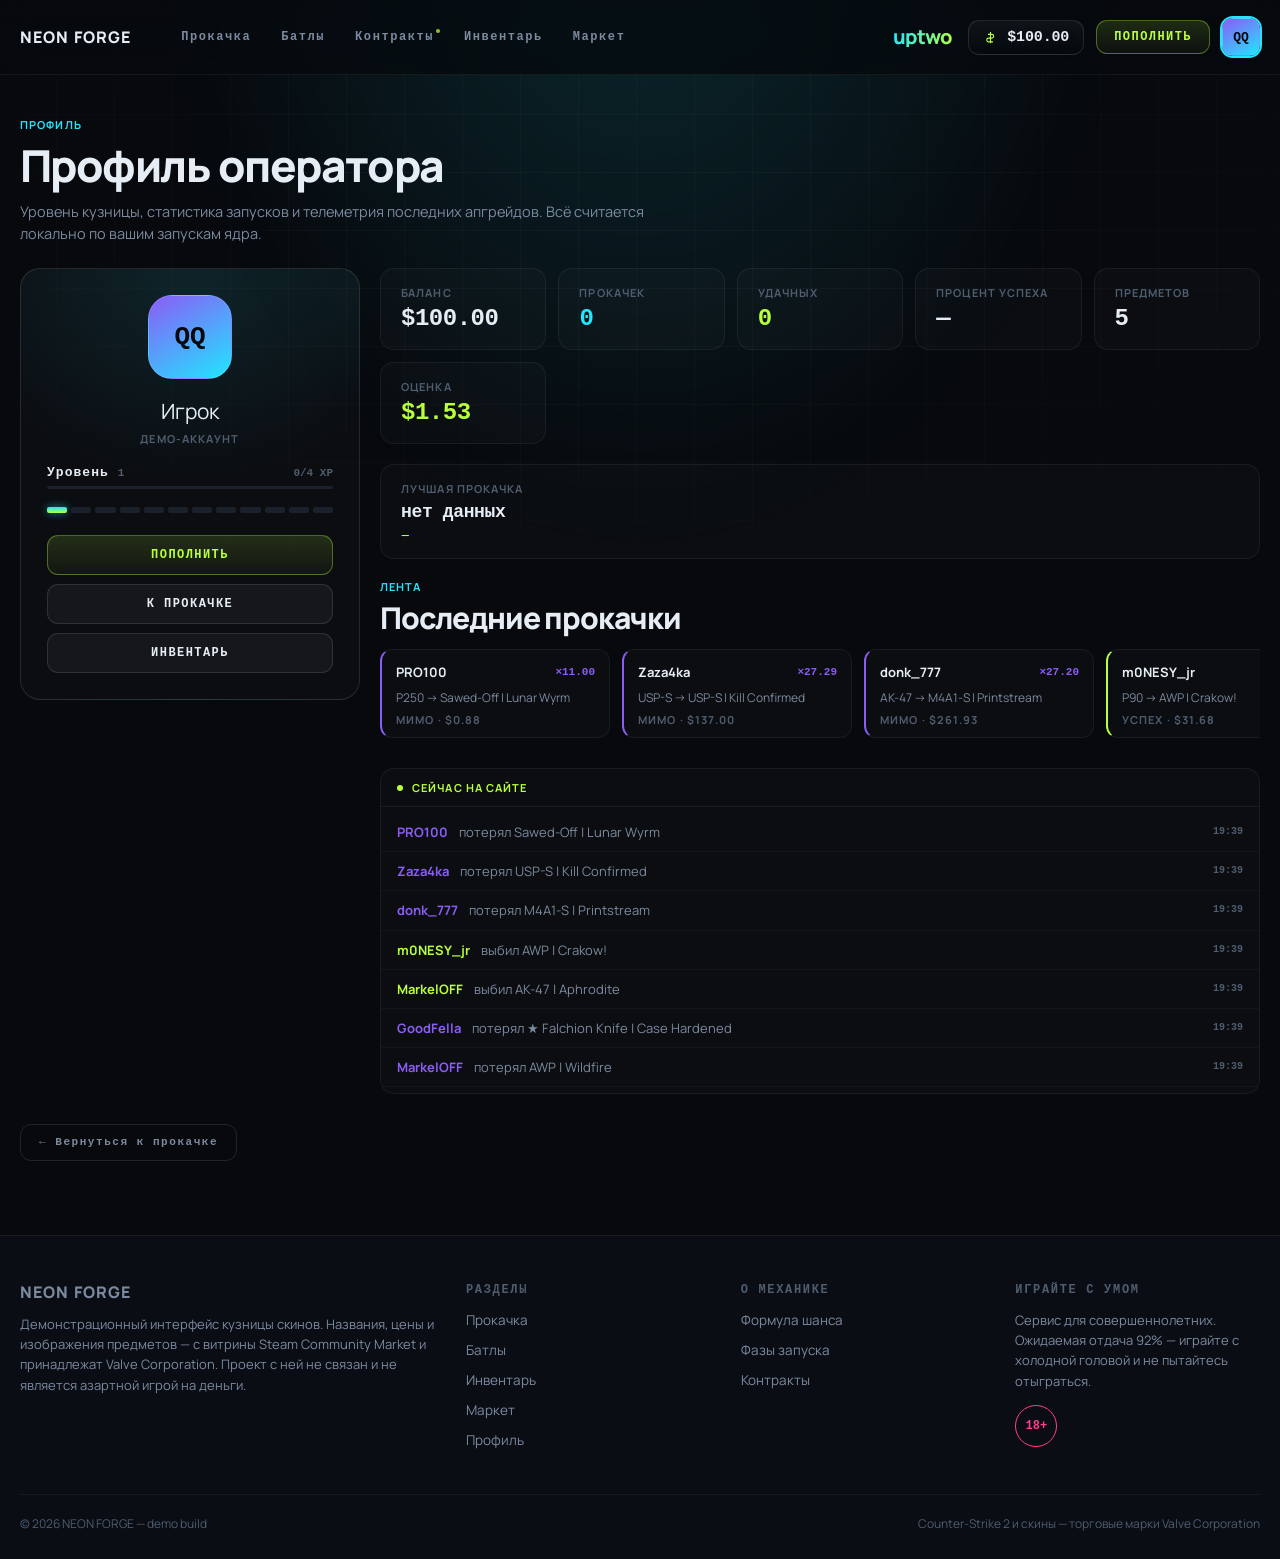
<file: profile.html>
<!DOCTYPE html>
<html lang="ru">
<head>
<meta charset="utf-8">
<meta name="viewport" content="width=device-width, initial-scale=1, minimum-scale=1, maximum-scale=1, user-scalable=no, viewport-fit=cover">
<title>PROFILE — NEON FORGE</title>
<meta name="description" content="Профиль оператора NEON FORGE: уровень кузницы, статистика запусков и телеметрия.">
<meta name="theme-color" content="#07090D">
<meta name="mobile-web-app-capable" content="yes">
<meta name="apple-mobile-web-app-capable" content="yes">
<meta name="apple-mobile-web-app-status-bar-style" content="black-translucent">
<link rel="manifest" href="manifest.webmanifest">
<link rel="preconnect" href="https://fonts.googleapis.com">
<link rel="preconnect" href="https://fonts.gstatic.com" crossorigin>
<link rel="stylesheet" media="print" onload="this.media='all'"
      href="https://fonts.googleapis.com/css2?family=Manrope:wght@400;600;700;800&display=swap">
<noscript><link rel="stylesheet" href="https://fonts.googleapis.com/css2?family=Manrope:wght@400;600;700;800&display=swap"></noscript>
<link rel="stylesheet" href="assets/css/style.css?v=19">
<link rel="icon" href="data:image/svg+xml,<svg xmlns='http://www.w3.org/2000/svg' viewBox='0 0 32 32'><text y='26' font-size='26'>◈</text></svg>">
</head>
<body id="top">

<div class="fx" aria-hidden="true">
  <div class="fx__grid"></div>
  <div class="fx__beam"></div>
  <div class="fx__streak"></div>
  <div class="fx__streak"></div>
  <div class="fx__streak"></div>
</div>

<div class="ptr" id="ptr" aria-hidden="true">
  <div class="ptr__c">
    <svg viewBox="0 0 24 24" class="ptr__arrow"><path d="M12 5v10M7.5 10.5 12 15l4.5-4.5"/></svg>
    <svg viewBox="0 0 24 24" class="ptr__spin"><circle cx="12" cy="12" r="9" stroke-dasharray="40 17"/></svg>
  </div>
</div>


<header class="hdr">
  <div class="wrap hdr__in">
    <a class="brand" href="index.html">
      <span class="brand__txt"><b>NEON FORGE</b></span>
    </a>

    <nav class="nav" id="nav">
      <a href="index.html#forge">Прокачка</a>
      <a href="battles.html">Батлы</a>
      <a href="contracts.html" data-soon>Контракты</a>
      <a href="inventory.html">Инвентарь</a>
      <a href="market.html">Маркет</a>
    </nav>

    <div class="hdr__right">
      <span class="wordmark" aria-hidden="true">uptwo</span>
      <div class="bal" title="Демо-баланс">
        <svg viewBox="0 0 24 24"><path d="M12 3v18M8 7h6a3 3 0 0 1 0 6H9a3 3 0 0 0 0 6h7"/></svg>
        <b id="balance">$0.00</b>
      </div>
      <button class="btn btn--key" data-deposit>Пополнить</button>
      <a class="avatar is-active" href="profile.html" title="Профиль оператора" aria-label="Профиль">QQ</a>
    </div>
  </div>
</header>

<main>

<section class="sec" id="profile" style="padding-top:44px">
  <div class="wrap">
    <div class="market__head">
      <div class="tag tag--cyan">Профиль</div>
      <h1>Профиль оператора</h1>
      <p>Уровень кузницы, статистика запусков и телеметрия последних апгрейдов. Всё считается локально по вашим запускам ядра.</p>
    </div>

    <div class="pf">
      <aside class="pf__card">
        <div class="pf__ava">QQ</div>
        <div class="pf__nick">Игрок</div>
        <div class="tag pf__id">Демо-аккаунт</div>

        <div class="pf__lvl">
          <div class="pf__lvlrow"><b>Уровень <span id="pf-level">1</span></b><span id="pf-xp">0/4</span></div>
          <div class="lvl__bar"><i class="lvl__fill" id="pf-fill"></i></div>
          <div class="pf__reactor" id="pf-reactor"></div>
        </div>

        <div class="pf__acts">
          <button class="btn btn--key" data-deposit>Пополнить</button>
          <a class="btn" href="index.html#forge">К прокачке</a>
          <a class="btn" href="inventory.html">Инвентарь</a>
        </div>
      </aside>

      <div>
        <div class="stats">
          <div class="stat"><div class="tag">Баланс</div><b id="pf-balance">$0.00</b></div>
          <div class="stat cyan"><div class="tag">Прокачек</div><b id="pf-runs">0</b></div>
          <div class="stat lime"><div class="tag">Удачных</div><b id="pf-wins">0</b></div>
          <div class="stat"><div class="tag">Процент успеха</div><b id="pf-rate">—</b></div>
          <div class="stat"><div class="tag">Предметов</div><b id="pf-items">0</b></div>
          <div class="stat lime"><div class="tag">Оценка</div><b id="pf-value">$0.00</b></div>
        </div>

        <div class="stat" style="margin-bottom:22px">
          <div class="tag">Лучшая прокачка</div>
          <b id="pf-best" style="font-size:18px">нет данных</b>
          <div class="tag tag--lime" style="margin-top:8px" id="pf-best-p">—</div>
        </div>

        <div class="sec__head" style="margin-bottom:16px">
          <div><div class="tag tag--cyan">Лента</div><h2 style="margin-top:10px">Последние прокачки</h2></div>
        </div>
        <div class="rail" id="recent"></div>

        <aside class="live" style="margin-top:20px">
          <div class="live__hd"><span class="live__dot"></span><span class="tag tag--lime">Сейчас на сайте</span></div>
          <div class="live__list" id="live-list"></div>
        </aside>
      </div>
    </div>

    <a class="back" href="index.html#forge">← Вернуться к прокачке</a>
  </div>
</section>

</main>

<footer class="foot">
  <div class="wrap foot__in">
    <div class="foot__c">
      <a class="brand" href="index.html">
        <span class="brand__txt"><b>NEON FORGE</b></span>
      </a>
      <p>Демонстрационный интерфейс кузницы скинов. Названия, цены и изображения предметов — с витрины Steam Community Market и принадлежат Valve Corporation. Проект с ней не связан и не является азартной игрой на деньги.</p>
    </div>
    <div class="foot__c">
      <h4 class="tag">Разделы</h4>
      <a href="index.html#forge">Прокачка</a><a href="battles.html">Батлы</a><a href="inventory.html">Инвентарь</a><a href="market.html">Маркет</a><a href="profile.html">Профиль</a>
    </div>
    <div class="foot__c">
      <h4 class="tag">О механике</h4>
      <a href="protocol.html">Формула шанса</a><a href="protocol.html">Фазы запуска</a><a href="contracts.html">Контракты</a>
    </div>
    <div class="foot__c">
      <h4 class="tag">Играйте с умом</h4>
      <p>Сервис для совершеннолетних. Ожидаемая отдача 92% — играйте с холодной головой и не пытайтесь отыграться.</p>
      <span class="age">18+</span>
    </div>
  </div>
  <div class="wrap foot__bot">
    <span>© <span id="year"></span> NEON FORGE — demo build</span>
    <span>Counter-Strike 2 и скины — торговые марки Valve Corporation</span>
  </div>
</footer>

<div class="modal" id="modal" hidden>
  <div class="modal__bg" data-close></div>
  <div class="modal__box" role="dialog" aria-modal="true" aria-labelledby="modal-title">
    <div class="modal__hd">
      <h3 id="modal-title">Выбор предмета</h3>
      <button class="modal__x" data-close aria-label="Закрыть">×</button>
    </div>
    <input type="search" class="modal__q" id="modal-search" placeholder="поиск: AWP, Karambit, Redline…">
    <div class="grid grid--modal" id="modal-grid"></div>
    <p class="modal__none" id="modal-empty" hidden>Ничего не найдено</p>
  </div>
</div>

<div class="result" id="result" hidden>
  <div class="result__box">
    <div class="result__st" id="result-st"></div>
    <div class="result__t" id="result-title"></div>
    <div class="result__card" id="result-card"></div>
    <div class="result__acts">
      <button class="btn" id="result-sell">Продать</button>
      <button class="btn btn--key" id="result-keep">В инвентарь</button>
    </div>
  </div>
</div>

<div class="rotate" id="rotate" aria-hidden="true">
  <div class="rotate__box">
    <svg viewBox="0 0 64 64" class="rotate__icon">
      <rect x="20" y="6" width="24" height="42" rx="4"/>
      <path d="M14 52a20 20 0 0 0 36 0" fill="none" stroke-linecap="round"/>
      <path d="M50 46v8h-8"/>
    </svg>
    <div class="rotate__t">Поверните телефон</div>
    <p>Интерфейс ядра рассчитан на вертикальную ориентацию экрана.</p>
  </div>
</div>

<div class="toasts" id="toasts"></div>

<script src="assets/js/data.js?v=19"></script>
<script src="assets/js/weapons.js?v=19"></script>
<script src="assets/js/app.js?v=19"></script>
</body>
</html>
</file>
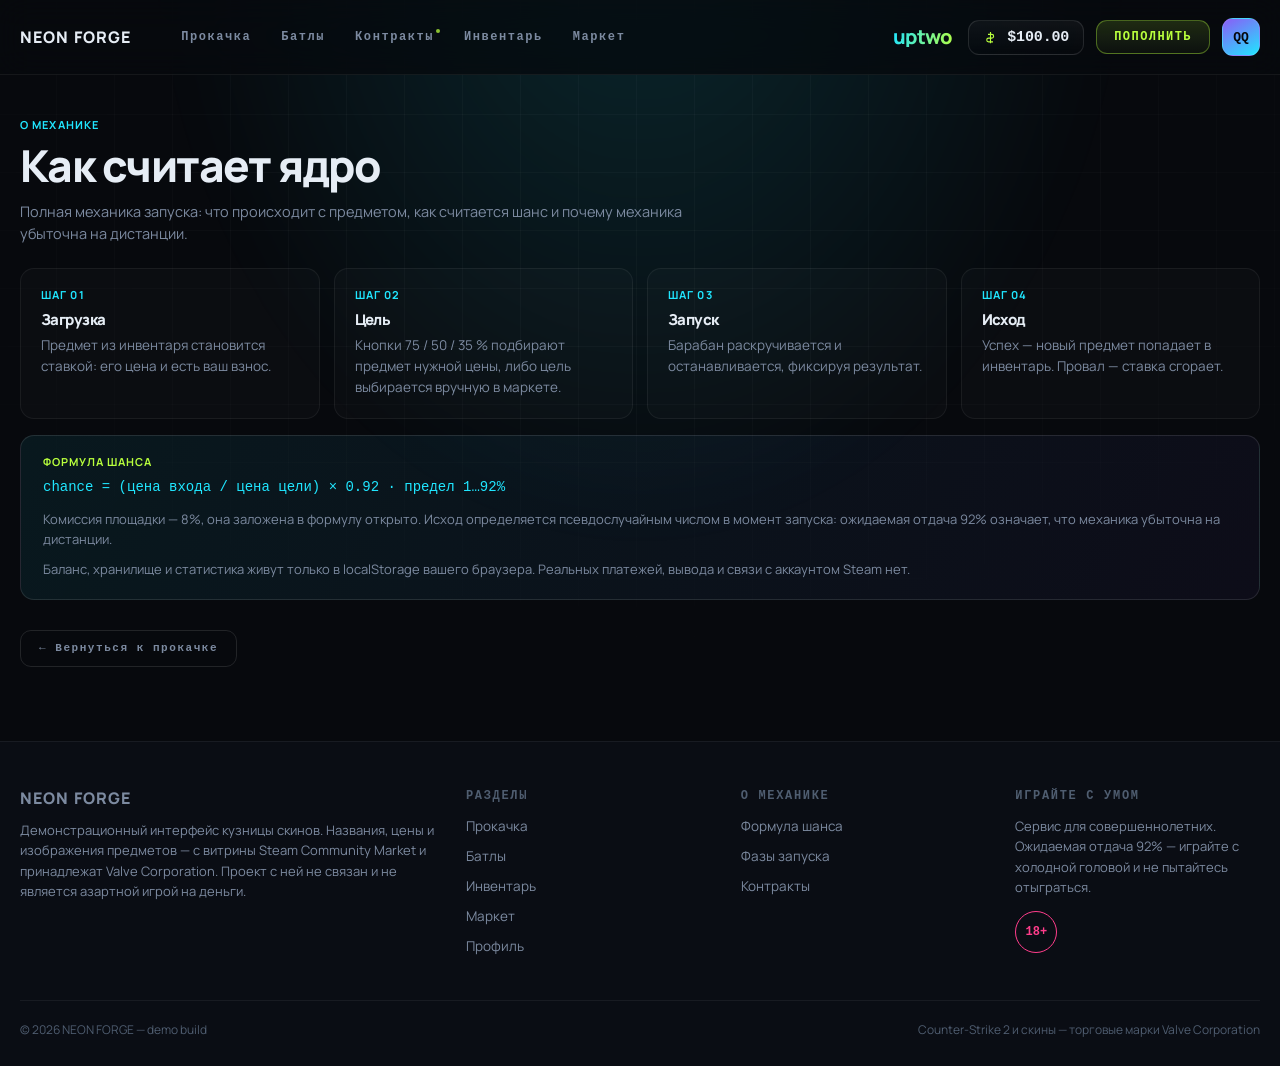
<file: protocol.html>
<!DOCTYPE html>
<html lang="ru">
<head>
<meta charset="utf-8">
<meta name="viewport" content="width=device-width, initial-scale=1, minimum-scale=1, maximum-scale=1, user-scalable=no, viewport-fit=cover">
<title>PROTOCOL — NEON FORGE</title>
<meta name="description" content="Механика NEON FORGE: формула шанса, фазы запуска и честность расчёта.">
<meta name="theme-color" content="#07090D">
<meta name="mobile-web-app-capable" content="yes">
<meta name="apple-mobile-web-app-capable" content="yes">
<meta name="apple-mobile-web-app-status-bar-style" content="black-translucent">
<link rel="manifest" href="manifest.webmanifest">
<link rel="preconnect" href="https://fonts.googleapis.com">
<link rel="preconnect" href="https://fonts.gstatic.com" crossorigin>
<link rel="stylesheet" media="print" onload="this.media='all'"
      href="https://fonts.googleapis.com/css2?family=Manrope:wght@400;600;700;800&display=swap">
<noscript><link rel="stylesheet" href="https://fonts.googleapis.com/css2?family=Manrope:wght@400;600;700;800&display=swap"></noscript>
<link rel="stylesheet" href="assets/css/style.css?v=19">
<link rel="icon" href="data:image/svg+xml,<svg xmlns='http://www.w3.org/2000/svg' viewBox='0 0 32 32'><text y='26' font-size='26'>◈</text></svg>">
</head>
<body id="top">

<div class="fx" aria-hidden="true">
  <div class="fx__grid"></div>
  <div class="fx__beam"></div>
  <div class="fx__streak"></div>
  <div class="fx__streak"></div>
  <div class="fx__streak"></div>
</div>

<div class="ptr" id="ptr" aria-hidden="true">
  <div class="ptr__c">
    <svg viewBox="0 0 24 24" class="ptr__arrow"><path d="M12 5v10M7.5 10.5 12 15l4.5-4.5"/></svg>
    <svg viewBox="0 0 24 24" class="ptr__spin"><circle cx="12" cy="12" r="9" stroke-dasharray="40 17"/></svg>
  </div>
</div>


<header class="hdr">
  <div class="wrap hdr__in">
    <a class="brand" href="index.html">
      <span class="brand__txt"><b>NEON FORGE</b></span>
    </a>

    <nav class="nav" id="nav">
      <a href="index.html#forge">Прокачка</a>
      <a href="battles.html">Батлы</a>
      <a href="contracts.html" data-soon>Контракты</a>
      <a href="inventory.html">Инвентарь</a>
      <a href="market.html">Маркет</a>
    </nav>

    <div class="hdr__right">
      <span class="wordmark" aria-hidden="true">uptwo</span>
      <div class="bal" title="Демо-баланс">
        <svg viewBox="0 0 24 24"><path d="M12 3v18M8 7h6a3 3 0 0 1 0 6H9a3 3 0 0 0 0 6h7"/></svg>
        <b id="balance">$0.00</b>
      </div>
      <button class="btn btn--key" data-deposit>Пополнить</button>
      <a class="avatar" href="profile.html" title="Профиль оператора" aria-label="Профиль">QQ</a>
    </div>
  </div>
</header>

<main>

<section class="sec" id="protocol" style="padding-top:44px">
  <div class="wrap">
    <div class="market__head">
      <div class="tag tag--cyan">О механике</div>
      <h1>Как считает ядро</h1>
      <p>Полная механика запуска: что происходит с предметом, как считается шанс и почему механика убыточна на дистанции.</p>
    </div>

    <div class="proto">
      <div class="proto__b"><div class="tag tag--cyan">Шаг 01</div><h3>Загрузка</h3><p>Предмет из инвентаря становится ставкой: его цена и есть ваш взнос.</p></div>
      <div class="proto__b"><div class="tag tag--cyan">Шаг 02</div><h3>Цель</h3><p>Кнопки 75 / 50 / 35 % подбирают предмет нужной цены, либо цель выбирается вручную в маркете.</p></div>
      <div class="proto__b"><div class="tag tag--cyan">Шаг 03</div><h3>Запуск</h3><p>Барабан раскручивается и останавливается, фиксируя результат.</p></div>
      <div class="proto__b"><div class="tag tag--cyan">Шаг 04</div><h3>Исход</h3><p>Успех — новый предмет попадает в инвентарь. Провал — ставка сгорает.</p></div>
    </div>

    <div class="formula">
      <div class="tag tag--lime">Формула шанса</div>
      <code>chance = (цена входа / цена цели) × 0.92 · предел 1…92%</code>
      <p>Комиссия площадки — 8%, она заложена в формулу открыто. Исход определяется псевдослучайным числом в момент запуска: ожидаемая отдача 92% означает, что механика убыточна на дистанции.</p>
      <p>Баланс, хранилище и статистика живут только в localStorage вашего браузера. Реальных платежей, вывода и связи с аккаунтом Steam нет.</p>
    </div>

    <a class="back" href="index.html#forge">← Вернуться к прокачке</a>
  </div>
</section>

</main>

<footer class="foot">
  <div class="wrap foot__in">
    <div class="foot__c">
      <a class="brand" href="index.html">
        <span class="brand__txt"><b>NEON FORGE</b></span>
      </a>
      <p>Демонстрационный интерфейс кузницы скинов. Названия, цены и изображения предметов — с витрины Steam Community Market и принадлежат Valve Corporation. Проект с ней не связан и не является азартной игрой на деньги.</p>
    </div>
    <div class="foot__c">
      <h4 class="tag">Разделы</h4>
      <a href="index.html#forge">Прокачка</a><a href="battles.html">Батлы</a><a href="inventory.html">Инвентарь</a><a href="market.html">Маркет</a><a href="profile.html">Профиль</a>
    </div>
    <div class="foot__c">
      <h4 class="tag">О механике</h4>
      <a href="protocol.html">Формула шанса</a><a href="protocol.html">Фазы запуска</a><a href="contracts.html">Контракты</a>
    </div>
    <div class="foot__c">
      <h4 class="tag">Играйте с умом</h4>
      <p>Сервис для совершеннолетних. Ожидаемая отдача 92% — играйте с холодной головой и не пытайтесь отыграться.</p>
      <span class="age">18+</span>
    </div>
  </div>
  <div class="wrap foot__bot">
    <span>© <span id="year"></span> NEON FORGE — demo build</span>
    <span>Counter-Strike 2 и скины — торговые марки Valve Corporation</span>
  </div>
</footer>

<div class="modal" id="modal" hidden>
  <div class="modal__bg" data-close></div>
  <div class="modal__box" role="dialog" aria-modal="true" aria-labelledby="modal-title">
    <div class="modal__hd">
      <h3 id="modal-title">Выбор предмета</h3>
      <button class="modal__x" data-close aria-label="Закрыть">×</button>
    </div>
    <input type="search" class="modal__q" id="modal-search" placeholder="поиск: AWP, Karambit, Redline…">
    <div class="grid grid--modal" id="modal-grid"></div>
    <p class="modal__none" id="modal-empty" hidden>Ничего не найдено</p>
  </div>
</div>

<div class="result" id="result" hidden>
  <div class="result__box">
    <div class="result__st" id="result-st"></div>
    <div class="result__t" id="result-title"></div>
    <div class="result__card" id="result-card"></div>
    <div class="result__acts">
      <button class="btn" id="result-sell">Продать</button>
      <button class="btn btn--key" id="result-keep">В инвентарь</button>
    </div>
  </div>
</div>

<div class="rotate" id="rotate" aria-hidden="true">
  <div class="rotate__box">
    <svg viewBox="0 0 64 64" class="rotate__icon">
      <rect x="20" y="6" width="24" height="42" rx="4"/>
      <path d="M14 52a20 20 0 0 0 36 0" fill="none" stroke-linecap="round"/>
      <path d="M50 46v8h-8"/>
    </svg>
    <div class="rotate__t">Поверните телефон</div>
    <p>Интерфейс ядра рассчитан на вертикальную ориентацию экрана.</p>
  </div>
</div>

<div class="toasts" id="toasts"></div>

<script src="assets/js/data.js?v=19"></script>
<script src="assets/js/weapons.js?v=19"></script>
<script src="assets/js/app.js?v=19"></script>
</body>
</html>
</file>
<file: assets/css/style.css>
/* ================= NEON FORGE ================= */
:root{
  --void:#07090D;
  --deep:#0A0D14;
  --panel:#0E1219;
  --panel-2:#131822;
  --steel:#1A212D;
  --line:rgba(255,255,255,.06);
  --line-2:rgba(255,255,255,.11);
  --line-3:rgba(32,230,255,.28);
  --txt:#E6EDF5;
  --dim:#7C8AA0;
  --dim-2:#4F5D70;
  --cyan:#20E6FF;
  --cyan-deep:#0A8FA8;
  --lime:#B8FF3D;
  --violet:#8B5CF6;
  --magenta:#FF3D8B;
  --r:14px;
  --r-lg:20px;
  --mono:ui-monospace,"SF Mono",Menlo,Consolas,monospace;
}

*{box-sizing:border-box}
[hidden]{display:none!important}
html{
  -webkit-text-size-adjust:100%;text-size-adjust:100%;
  overflow-x:clip;overscroll-behavior:none;touch-action:pan-y;
  scroll-behavior:smooth;
}
body{
  margin:0;background:var(--void);color:var(--txt);
  font:400 16px/1.55 Manrope,"Segoe UI",system-ui,sans-serif;
  -webkit-font-smoothing:antialiased;
  overflow-x:clip;max-width:100%;touch-action:pan-y;
  -webkit-tap-highlight-color:transparent;
  padding-bottom:env(safe-area-inset-bottom);
}
img,svg,canvas{display:block;max-width:100%}
a{color:inherit;text-decoration:none}
button,input,select{font:inherit;color:inherit}
h1,h2,h3,h4{margin:0;line-height:1.06;letter-spacing:-.035em;font-weight:800}
.wrap{width:min(1320px,100% - 40px);margin-inline:auto}

/* технические подписи */
.tag{
  font:700 11px/1 Manrope,system-ui,sans-serif;letter-spacing:.1em;text-transform:uppercase;color:var(--dim-2);
}
.tag--cyan{color:var(--cyan)}
.tag--lime{color:var(--lime)}

/* ---------- фоновые слои ---------- */
.fx{position:fixed;inset:0;pointer-events:none;z-index:0}
.fx__grid{
  position:absolute;inset:-2px;
  background:
    linear-gradient(rgba(255,255,255,.028) 1px,transparent 1px) 0 0/58px 58px,
    linear-gradient(90deg,rgba(255,255,255,.028) 1px,transparent 1px) 0 0/58px 58px;
  mask-image:radial-gradient(ellipse 90% 70% at 50% 20%,#000 30%,transparent 78%);
  animation:gridDrift 34s linear infinite;
}
@keyframes gridDrift{to{background-position:58px 58px,58px 58px}}
.fx__beam{
  position:absolute;left:50%;top:-10%;width:min(1100px,120vw);height:80vh;translate:-50% 0;
  background:radial-gradient(ellipse at 50% 0%,rgba(32,230,255,.14),transparent 62%);
  filter:blur(24px);
}
.fx__streak{
  position:absolute;top:0;width:1px;height:100%;
  background:linear-gradient(180deg,transparent,rgba(32,230,255,.55),transparent);
  opacity:0;animation:streak 9s linear infinite;
}
.fx__streak:nth-child(3){left:16%;animation-delay:0s}
.fx__streak:nth-child(4){left:47%;animation-delay:3.4s}
.fx__streak:nth-child(5){left:79%;animation-delay:6.1s;background:linear-gradient(180deg,transparent,rgba(184,255,61,.4),transparent)}
@keyframes streak{
  0%{opacity:0;transform:translateY(-40%) scaleY(.4)}
  12%{opacity:.9}
  60%{opacity:.5}
  100%{opacity:0;transform:translateY(60%) scaleY(1.4)}
}
main,.hdr,.foot{position:relative;z-index:1}

/* ---------- шапка ---------- */
.hdr{
  position:sticky;top:0;z-index:40;
  background:rgba(7,9,13,.78);backdrop-filter:blur(16px) saturate(140%);
  border-bottom:1px solid var(--line);
  padding-left:env(safe-area-inset-left);padding-right:env(safe-area-inset-right);
}
@media (display-mode:standalone){.hdr{padding-top:env(safe-area-inset-top)}}
.hdr__in{display:flex;align-items:center;gap:26px;height:74px;min-width:0}

.brand{display:flex;align-items:center;gap:11px;flex:none;min-width:0}
.brand__txt{display:grid;line-height:1}
.brand__txt b{font-size:16px;font-weight:800;letter-spacing:.07em}
.brand__txt span{font:700 9px/1 var(--mono);letter-spacing:.32em;color:var(--dim-2);margin-top:4px}

.nav{display:flex;gap:2px;margin-left:10px}
.nav a{
  position:relative;padding:9px 14px;border-radius:9px;
  font:700 12px/1 var(--mono);letter-spacing:.13em;color:var(--dim);transition:.16s;
}
.nav a:hover{color:var(--txt);background:rgba(255,255,255,.04)}
.nav a.is-active{color:var(--cyan)}
.nav a.is-active::after{
  content:'';position:absolute;left:14px;right:14px;bottom:2px;height:1px;
  background:var(--cyan);box-shadow:0 0 8px var(--cyan);
}
.nav a[data-soon]::before{
  content:'';position:absolute;top:7px;right:8px;width:4px;height:4px;border-radius:50%;
  background:var(--lime);opacity:.75;
}

.hdr__right{display:flex;align-items:center;gap:12px;margin-left:auto;min-width:0}

/* текстовый логотип в правой части плашки */
.wordmark{
  flex:none;font:800 20px/1 Manrope,system-ui,sans-serif;letter-spacing:-.04em;
  background:linear-gradient(100deg,var(--cyan),var(--lime));
  -webkit-background-clip:text;background-clip:text;color:transparent;
  padding-right:4px;user-select:none;
}

.lvl{display:grid;gap:5px;min-width:132px}
.lvl__row{display:flex;justify-content:space-between;align-items:baseline;gap:8px}
.lvl__row b{font:700 11px/1 var(--mono);letter-spacing:.1em;color:var(--txt)}
.lvl__row span{font:700 10px/1 var(--mono);color:var(--dim-2)}
.lvl__bar{height:3px;border-radius:2px;background:var(--steel);overflow:hidden}
.lvl__fill{
  height:100%;width:0;border-radius:2px;
  background:linear-gradient(90deg,var(--cyan),var(--lime));
  box-shadow:0 0 10px rgba(32,230,255,.7);transition:width .5s ease;
}

.bal{
  display:flex;align-items:center;gap:9px;flex:none;
  border:1px solid var(--line-2);border-radius:11px;padding:9px 14px;
  background:linear-gradient(180deg,rgba(255,255,255,.045),transparent);
}
.bal svg{width:15px;height:15px;fill:none;stroke:var(--lime);stroke-width:1.8}
.bal b{font:800 15px/1 var(--mono);letter-spacing:-.01em}
.bal.is-bump{animation:bump .5s}
@keyframes bump{45%{transform:scale(1.07);border-color:var(--lime)}}

.avatar{
  width:38px;height:38px;flex:none;border-radius:11px;border:1px solid var(--line-2);
  background:linear-gradient(150deg,var(--violet),var(--cyan));
  display:grid;place-items:center;font:800 13px/1 var(--mono);color:#06080c;
  transition:.16s;cursor:pointer;
}
.avatar:hover{box-shadow:0 0 0 2px rgba(32,230,255,.35);transform:translateY(-1px)}
.avatar.is-active{box-shadow:0 0 0 2px var(--cyan)}
/* ---------- кнопки ---------- */
.btn{
  border:1px solid var(--line-2);background:rgba(255,255,255,.045);color:var(--txt);
  border-radius:11px;padding:10px 17px;cursor:pointer;
  font:700 12px/1 var(--mono);letter-spacing:.12em;text-transform:uppercase;transition:.16s;
}
.btn:hover{border-color:var(--line-3);color:var(--cyan);background:rgba(32,230,255,.07)}
.btn--key{
  border-color:rgba(184,255,61,.35);color:var(--lime);
  background:linear-gradient(180deg,rgba(184,255,61,.14),rgba(184,255,61,.04));
}
.btn--key:hover{background:rgba(184,255,61,.2);color:var(--lime)}

/* ---------- секции ---------- */
.sec{padding:74px 0;scroll-margin-top:92px}
.sec__head{display:flex;align-items:flex-end;gap:18px;flex-wrap:wrap;margin-bottom:24px}
.sec__head h2{font-size:clamp(22px,2.6vw,30px)}
.sec__head p{margin:8px 0 0;color:var(--dim);font-size:14px;max-width:560px}
.sec__head .btn{margin-left:auto}
.sec__idx{
  font:700 11px/1 var(--mono);letter-spacing:.2em;color:var(--dim-2);
  border:1px solid var(--line);border-radius:6px;padding:6px 9px;
}

/* ================= FORGE ================= */
.forge{padding:34px 0 64px}
.forge__top{display:flex;align-items:center;gap:14px;flex-wrap:wrap;margin-bottom:26px}
.forge__top h1{font-size:clamp(26px,3.4vw,40px)}
.forge__top h1 em{
  font-style:normal;
  background:linear-gradient(100deg,var(--cyan),var(--lime));
  -webkit-background-clip:text;background-clip:text;color:transparent;
}
.forge__top p{margin:10px 0 0;color:var(--dim);font-size:14.5px;max-width:520px}

.rig{
  position:relative;border:1px solid var(--line-2);border-radius:var(--r-lg);
  background:
    radial-gradient(120% 90% at 50% 0%,rgba(32,230,255,.07),transparent 58%),
    linear-gradient(180deg,rgba(19,24,34,.9),rgba(10,13,20,.92));
  padding:30px;overflow:hidden;
}
.rig::before,.rig::after{
  content:'';position:absolute;width:74px;height:1px;background:var(--line-3);
}
.rig::before{top:22px;left:-14px;transform:rotate(90deg)}
.rig::after{bottom:22px;right:-14px;transform:rotate(90deg)}

/* ядро сверху, под ним проценты, ещё ниже приёмники в одну строку */
.stage{display:flex;flex-direction:column;align-items:center;gap:22px}
.bays{
  display:grid;grid-template-columns:minmax(0,1fr) auto minmax(0,1fr);
  gap:16px;align-items:stretch;width:100%;
}
.bays__arrow{display:grid;place-items:center;color:var(--cyan)}
.bays__arrow svg{
  width:30px;height:30px;fill:none;stroke:currentColor;
  stroke-width:2;stroke-linecap:round;stroke-linejoin:round;
  filter:drop-shadow(0 0 8px rgba(32,230,255,.55));
}

/* ---------- ядро ---------- */
.core{
  position:relative;
  width:clamp(240px,26vw,330px);aspect-ratio:1;display:grid;place-items:center;
}
.core__canvas{position:absolute;inset:0;width:100%;height:100%;z-index:0}
.core__svg{position:absolute;inset:0;width:100%;height:100%;z-index:1}
.core__ring{fill:none;stroke:rgba(255,255,255,.07);stroke-width:1}
.core__arc{
  fill:none;stroke:url(#arcGrad);stroke-width:7;stroke-linecap:round;
  stroke-dasharray:0 999;transition:stroke-dasharray .45s cubic-bezier(.4,0,.2,1);
  filter:url(#arcGlow);
}
.core__tick{stroke:rgba(255,255,255,.14)}
.core__tick.major{stroke:rgba(32,230,255,.5)}
.core__marker{transform-origin:130px 130px}
.core__marker path{fill:#EAF6FF;filter:drop-shadow(0 0 7px rgba(32,230,255,.9))}
.core__spin-a{transform-origin:130px 130px;animation:cw 22s linear infinite}
.core__spin-b{transform-origin:130px 130px;animation:ccw 15s linear infinite}
@keyframes cw{to{transform:rotate(360deg)}}
@keyframes ccw{to{transform:rotate(-360deg)}}
.core.is-run .core__spin-a{animation-duration:2.2s}
.core.is-run .core__spin-b{animation-duration:1.5s}

.core__heart{
  position:relative;z-index:2;width:52%;aspect-ratio:1;border-radius:50%;
  background:radial-gradient(circle at 50% 42%,rgba(32,230,255,.5),rgba(32,230,255,.06) 62%,transparent 72%);
  display:grid;place-items:center;
  animation:heart 4.2s ease-in-out infinite;
}
@keyframes heart{50%{transform:scale(1.06);filter:brightness(1.25)}}
.core.is-run .core__heart{animation-duration:.7s}
.chance__val{
  font-size:clamp(30px,3.6vw,44px);font-weight:800;letter-spacing:-.045em;line-height:1;
  font-variant-numeric:tabular-nums;color:var(--txt);
  text-shadow:0 0 30px rgba(32,230,255,.45);
}
.chance__val i{font-style:normal;font-size:.44em;color:var(--dim);margin-left:1px}
.core.is-win .core__heart{background:radial-gradient(circle at 50% 42%,rgba(184,255,61,.55),transparent 72%)}
.core.is-win .chance__val{color:var(--lime);text-shadow:0 0 20px rgba(184,255,61,.7)}
.core.is-fail .core__heart{background:radial-gradient(circle at 50% 42%,rgba(120,132,150,.4),transparent 72%);animation:none}
.core.is-fail .chance__val{color:var(--dim);text-shadow:none}
.core__pulse{
  position:absolute;inset:14%;border-radius:50%;border:1px solid var(--cyan);
  opacity:0;pointer-events:none;z-index:1;
}
.core.is-win .core__pulse{border-color:var(--lime);animation:pulseOut 1s ease-out}
.core.is-fail .core__pulse{border-color:var(--dim-2);animation:pulseIn .8s ease-out}
@keyframes pulseOut{0%{opacity:.9;transform:scale(.8)}100%{opacity:0;transform:scale(1.5)}}
@keyframes pulseIn{0%{opacity:.7;transform:scale(1.4)}100%{opacity:0;transform:scale(.6)}}

/* ---------- отсеки с предметами ---------- */
.bay{
  position:relative;border:1px solid var(--line);border-radius:var(--r);
  background:linear-gradient(180deg,rgba(255,255,255,.026),transparent);
  padding:16px;min-height:280px;display:flex;flex-direction:column;gap:12px;
  transition:.22s border-color,.22s box-shadow;
}
.bay.is-set{border-color:var(--line-3);box-shadow:0 0 0 1px rgba(32,230,255,.07) inset,0 18px 50px -34px var(--cyan)}
.bay__hd{display:flex;align-items:center;justify-content:space-between;gap:10px}
.bay__body{flex:1;display:grid;place-items:center}
.bay__pick{
  width:100%;height:100%;min-height:180px;cursor:pointer;
  border:1px dashed var(--line-2);border-radius:12px;background:transparent;
  display:grid;place-items:center;align-content:center;gap:10px;
  font:700 11px/1 var(--mono);letter-spacing:.14em;color:var(--dim-2);transition:.18s;
}
.bay__pick:hover{border-color:var(--line-3);color:var(--cyan);background:rgba(32,230,255,.045)}
.bay__pick i{
  width:34px;height:34px;border-radius:9px;border:1px solid currentColor;
  display:grid;place-items:center;font-size:19px;font-style:normal;
}
.bay__act{
  border:1px solid var(--line-2);background:transparent;color:var(--dim);border-radius:10px;
  padding:10px;cursor:pointer;font:700 11px/1 var(--mono);letter-spacing:.13em;transition:.16s;
}
.bay__act:hover{color:var(--cyan);border-color:var(--line-3)}

.unit{width:100%;text-align:center}
.unit .art{width:100%;margin:2px auto 12px;filter:drop-shadow(0 18px 26px rgba(0,0,0,.75))}
.unit__n{font-size:17px;font-weight:800}
.unit__s{color:var(--dim);font-size:13px;margin-top:3px}
.unit__p{margin-top:10px;font:800 18px/1 var(--mono);color:var(--lime)}

/* ---------- фазы и кнопка ---------- */
.ctl{margin-top:28px;padding-top:24px;border-top:1px solid var(--line);display:grid;gap:20px;justify-items:center}
.presets{display:flex;gap:10px;flex-wrap:wrap;justify-content:center}
.presets button{
  display:grid;gap:3px;min-width:96px;cursor:pointer;padding:11px 18px;
  border:1px solid var(--line-2);border-radius:12px;background:rgba(255,255,255,.03);transition:.16s;
}
.presets button b{font:800 17px/1 var(--mono);color:var(--txt)}
.presets button span{font:700 9.5px/1 var(--mono);letter-spacing:.18em;color:var(--dim-2)}
.presets button:hover{border-color:var(--line-3);background:rgba(32,230,255,.06)}
.presets button.is-on{border-color:var(--cyan);background:rgba(32,230,255,.12)}
.presets button.is-on b{color:var(--cyan)}

/* физическая кнопка прокачки */
.forge-btn{
  position:relative;border:0;cursor:pointer;padding:0;background:transparent;
  width:min(360px,100%);
}
.forge-btn__body{
  position:relative;overflow:hidden;border-radius:16px;
  border:1px solid rgba(32,230,255,.4);
  background:linear-gradient(180deg,rgba(32,230,255,.16),rgba(32,230,255,.05) 55%,rgba(7,9,13,.9));
  padding:19px 30px;display:grid;gap:5px;place-items:center;
  box-shadow:0 18px 44px -24px var(--cyan),0 1px 0 rgba(255,255,255,.12) inset;
  transition:.2s transform,.2s box-shadow,.2s border-color;
}
.forge-btn__body b{font:800 20px/1 Manrope,system-ui,sans-serif;letter-spacing:.02em;color:#EAFCFF}
.forge-btn__body span{font:600 12px/1 Manrope,system-ui,sans-serif;letter-spacing:.02em;color:rgba(234,252,255,.6)}
.forge-btn__charge{
  position:absolute;inset:0;opacity:0;transition:opacity .25s;
  background:radial-gradient(60% 120% at 50% 120%,rgba(184,255,61,.5),transparent 70%);
}
.forge-btn:hover .forge-btn__body{transform:translateY(-2px);box-shadow:0 26px 56px -24px var(--cyan)}
.forge-btn:hover .forge-btn__charge{opacity:1}
.forge-btn:active .forge-btn__body{transform:translateY(1px)}
.forge-btn__spark{
  position:absolute;bottom:6px;width:2px;height:2px;border-radius:50%;background:var(--lime);
  opacity:0;pointer-events:none;
}
.forge-btn:hover .forge-btn__spark{animation:spark 1.5s linear infinite}
.forge-btn__spark:nth-of-type(1){left:22%;animation-delay:0s}
.forge-btn__spark:nth-of-type(2){left:47%;animation-delay:.4s}
.forge-btn__spark:nth-of-type(3){left:71%;animation-delay:.85s}
@keyframes spark{0%{opacity:0;transform:translateY(0)}20%{opacity:1}100%{opacity:0;transform:translateY(-46px)}}
.forge-btn[disabled]{cursor:not-allowed}
.forge-btn[disabled] .forge-btn__body{
  border-color:var(--line-2);background:var(--panel-2);box-shadow:none;transform:none;
}
.forge-btn[disabled] .forge-btn__body b{color:var(--dim-2)}
.ctl__meta{display:flex;gap:26px;flex-wrap:wrap;justify-content:center;font:600 13px/1 Manrope,system-ui,sans-serif;color:var(--dim)}
.ctl__meta b{color:var(--txt)}

/* ================= КАРТОЧКИ-АРТЕФАКТЫ ================= */
.grid{display:grid;grid-template-columns:repeat(auto-fill,minmax(212px,1fr));gap:14px}
.grid--modal{max-height:56vh;overflow-y:auto;padding:3px;grid-template-columns:repeat(auto-fill,minmax(170px,1fr));touch-action:pan-y}
.card{
  position:relative;overflow:hidden;cursor:pointer;display:flex;flex-direction:column;
  border:1px solid var(--line);border-radius:var(--r);padding:15px;
  background:linear-gradient(180deg,rgba(255,255,255,.03),rgba(255,255,255,.008));
  transition:.2s transform,.2s border-color,.2s box-shadow;
}
.card::before{
  content:'';position:absolute;inset:0;pointer-events:none;opacity:.12;
  background:radial-gradient(110% 62% at 50% 0%,var(--rc),transparent 62%);
}
.card__edge{position:absolute;top:0;left:0;right:0;height:2px;background:var(--rc);opacity:.85}
.card__scan{
  content:'';position:absolute;left:0;right:0;top:0;height:64px;pointer-events:none;opacity:0;
  background:linear-gradient(180deg,transparent,rgba(32,230,255,.16),transparent);
}
.card:hover{transform:translateY(-4px);border-color:var(--rc);box-shadow:0 26px 48px -30px var(--rc)}
.card:hover .card__scan{animation:scan 1.15s ease-in-out infinite}
.card:hover .art{transform:scale(1.07)}
@keyframes scan{0%{opacity:0;transform:translateY(-40px)}25%{opacity:1}100%{opacity:0;transform:translateY(230px)}}
.card .art{
  width:100%;margin:16px 0 14px;position:relative;transition:transform .3s ease;
  filter:drop-shadow(0 14px 18px rgba(0,0,0,.6));
}
.card__rar{position:absolute;top:11px;right:12px;color:var(--rc);z-index:1}
.card__n{font-size:15px;font-weight:800;position:relative}
.card__meta{
  display:flex;align-items:center;gap:7px;margin-top:4px;position:relative;flex:1;
  color:var(--dim);font-size:12.5px;
}
.card__meta em{font-style:normal;overflow:hidden;text-overflow:ellipsis;white-space:nowrap}
.wear{
  flex:none;border:1px solid var(--line-2);border-radius:5px;padding:2px 5px;
  font:700 9.5px/1 var(--mono);letter-spacing:.08em;color:var(--dim-2);
}
.card__foot{display:flex;align-items:center;justify-content:space-between;gap:8px;margin-top:13px;position:relative}
.card__p{font:800 15px/1 var(--mono);color:var(--lime);white-space:nowrap}
.card__act{
  border:1px solid var(--line-2);background:rgba(255,255,255,.04);color:var(--txt);
  border-radius:9px;padding:8px 12px;cursor:pointer;
  font:700 10px/1 var(--mono);letter-spacing:.13em;transition:.16s;
}
.card__act:hover{background:var(--cyan);border-color:var(--cyan);color:#05080c}
.card__inspect{
  position:absolute;left:15px;right:15px;bottom:56px;opacity:0;transform:translateY(6px);
  transition:.2s;pointer-events:none;
  border-top:1px solid var(--line);padding-top:8px;
  display:flex;justify-content:space-between;font:700 9.5px/1 var(--mono);letter-spacing:.1em;color:var(--dim-2);
}
.card:hover .card__inspect{opacity:1;transform:translateY(0)}
.empty{
  grid-column:1/-1;text-align:center;color:var(--dim);
  border:1px dashed var(--line-2);border-radius:var(--r);padding:44px 20px;
  font:700 11px/1.7 var(--mono);letter-spacing:.14em;
}
img.art{aspect-ratio:3/2;object-fit:contain}
.art{-webkit-user-select:none;user-select:none;-webkit-user-drag:none}

/* ================= ФИЛЬТРЫ МАРКЕТА ================= */
.filters{display:flex;gap:10px;flex-wrap:wrap;width:100%}
.filters input,.filters select{
  background:var(--panel);border:1px solid var(--line-2);border-radius:11px;
  padding:12px 15px;outline:none;font-family:var(--mono);font-size:13px;
}
.filters input{flex:1;min-width:220px}
.filters select{min-width:190px;cursor:pointer}
.filters input:focus,.filters select:focus{border-color:var(--line-3)}
.chips{display:flex;gap:8px;flex-wrap:wrap;margin:16px 0 22px}
.chips button{
  display:flex;align-items:center;gap:7px;cursor:pointer;
  border:1px solid var(--line-2);background:rgba(255,255,255,.03);
  border-radius:999px;padding:8px 14px;transition:.16s;
  font:700 10px/1 var(--mono);letter-spacing:.14em;
}
.chips button i{width:6px;height:6px;border-radius:50%;background:currentColor;flex:none}
.chips button:hover{border-color:currentColor}
.chips button.is-on{background:rgba(255,255,255,.08);border-color:currentColor}
.market__head{margin-bottom:22px}
.market__head h1{font-size:clamp(28px,4vw,44px);margin-top:12px}
.market__head p{color:var(--dim);margin:12px 0 0;max-width:680px;font-size:14.5px}
.back{
  display:inline-block;margin-top:30px;border:1px solid var(--line-2);border-radius:11px;
  padding:12px 18px;font:700 11px/1 var(--mono);letter-spacing:.14em;color:var(--dim);transition:.16s;
}
.back:hover{color:var(--cyan);border-color:var(--line-3)}

/* ================= РЕЙЛЫ ================= */
.rail{display:flex;gap:12px;overflow-x:auto;padding-bottom:10px;touch-action:pan-x;scrollbar-width:thin}
.rail::-webkit-scrollbar{height:5px}
.rail::-webkit-scrollbar-thumb{background:var(--steel);border-radius:3px}
.rec{
  flex:none;width:230px;border:1px solid var(--line);border-left:2px solid var(--dim-2);
  border-radius:12px;padding:12px 14px;background:rgba(255,255,255,.02);
  animation:slideIn .35s ease;
}
.rec.win{border-left-color:var(--lime)}
.rec.fail{border-left-color:var(--violet)}
.rec__top{display:flex;justify-content:space-between;gap:8px;align-items:center}
.rec__who{font-size:13px;font-weight:700;overflow:hidden;text-overflow:ellipsis;white-space:nowrap}
.rec__x{font:800 11px/1 var(--mono)}
.rec.win .rec__x{color:var(--lime)}
.rec.fail .rec__x{color:var(--violet)}
.rec__line{font-size:12px;color:var(--dim);margin-top:6px;overflow:hidden;text-overflow:ellipsis;white-space:nowrap}
.rec__st{margin-top:7px}
@keyframes slideIn{from{opacity:0;transform:translateX(-14px)}}

/* ================= BATTLES ================= */
.modes{display:grid;grid-template-columns:repeat(auto-fit,minmax(250px,1fr));gap:14px}
.mode{
  position:relative;overflow:hidden;border:1px solid var(--line);border-radius:var(--r);
  padding:22px;background:linear-gradient(160deg,rgba(255,255,255,.035),transparent 70%);
  transition:.2s;
}
.mode:hover{border-color:var(--line-3);transform:translateY(-3px)}
.mode__ico{
  width:40px;height:40px;border-radius:11px;display:grid;place-items:center;margin-bottom:16px;
  border:1px solid var(--line-2);background:rgba(32,230,255,.08);
}
.mode__ico svg{width:20px;height:20px;fill:none;stroke:var(--cyan);stroke-width:1.7;stroke-linecap:round;stroke-linejoin:round}
.mode h3{font-size:17px;margin-bottom:8px}
.mode p{margin:0;color:var(--dim);font-size:13.5px}
.mode__foot{display:flex;align-items:center;justify-content:space-between;margin-top:18px;gap:10px}
.mode__pill{
  border:1px solid var(--line-2);border-radius:999px;padding:5px 11px;
  font:700 9.5px/1 var(--mono);letter-spacing:.14em;color:var(--dim-2);
}
.mode--soon{opacity:.72}

/* ================= LIVE ================= */
.live{border:1px solid var(--line);border-radius:var(--r);background:rgba(255,255,255,.02);overflow:hidden}
.live__hd{
  display:flex;align-items:center;gap:9px;padding:13px 16px;border-bottom:1px solid var(--line);
}
.live__dot{width:6px;height:6px;border-radius:50%;background:var(--lime);animation:blink 1.5s infinite}
@keyframes blink{50%{opacity:.25}}
.live__list{max-height:296px;overflow-y:auto;padding:6px 0}
.live__row{
  display:flex;align-items:center;gap:11px;padding:9px 16px;font-size:13px;
  border-bottom:1px solid rgba(255,255,255,.03);animation:slideIn .3s ease;
}
.live__row b{font-weight:700;flex:none}
.live__row span{color:var(--dim);overflow:hidden;text-overflow:ellipsis;white-space:nowrap}
.live__row i{margin-left:auto;flex:none;font:700 10px/1 var(--mono);color:var(--dim-2);font-style:normal}
.live__row.win b{color:var(--lime)}
.live__row.fail b{color:var(--violet)}

.split{display:grid;grid-template-columns:minmax(0,1fr) 360px;gap:20px;align-items:start}

/* ================= ПРОФИЛЬ ================= */
.pf{display:grid;grid-template-columns:340px minmax(0,1fr);gap:20px;align-items:start}
.pf__card{
  border:1px solid var(--line-2);border-radius:var(--r-lg);padding:26px;text-align:center;
  background:radial-gradient(120% 80% at 50% 0%,rgba(32,230,255,.1),transparent 62%),rgba(255,255,255,.02);
}
.pf__ava{
  width:84px;height:84px;margin:0 auto 16px;border-radius:24px;display:grid;place-items:center;
  background:linear-gradient(150deg,var(--violet),var(--cyan));color:#06080c;
  font:800 26px/1 var(--mono);border:1px solid var(--line-2);
}
.pf__nick{font-size:21px}
.pf__id{margin-top:6px}
.pf__lvl{margin-top:22px;text-align:left}
.pf__lvlrow{display:flex;justify-content:space-between;align-items:baseline;margin-bottom:7px}
.pf__lvlrow b{font:800 13px/1 var(--mono);letter-spacing:.08em}
.pf__lvlrow span{font:700 11px/1 var(--mono);color:var(--dim-2)}
.pf__reactor{display:flex;gap:4px;margin-top:18px}
.pf__reactor i{flex:1;height:6px;border-radius:2px;background:var(--steel);transition:.3s}
.pf__reactor i.on{background:linear-gradient(180deg,var(--cyan),var(--lime));box-shadow:0 0 9px rgba(32,230,255,.55)}
.pf__acts{display:grid;gap:9px;margin-top:22px}
.pf__acts .btn{width:100%;padding:13px}

.stats{display:grid;grid-template-columns:repeat(auto-fit,minmax(150px,1fr));gap:12px;margin-bottom:20px}
.stat{border:1px solid var(--line);border-radius:var(--r);padding:18px 20px;background:rgba(255,255,255,.02)}
.stat b{display:block;font:800 24px/1 var(--mono);margin-top:9px;letter-spacing:-.02em}
.stat.cyan b{color:var(--cyan)}
.stat.lime b{color:var(--lime)}

/* ================= ПРОТОКОЛ ================= */
.proto{display:grid;grid-template-columns:repeat(auto-fit,minmax(220px,1fr));gap:14px}
.proto__b{border:1px solid var(--line);border-radius:var(--r);padding:20px;background:rgba(255,255,255,.02)}
.proto__b h3{font-size:15px;margin:12px 0 8px}
.proto__b p{margin:0;color:var(--dim);font-size:13.5px}
.formula{
  margin-top:16px;border:1px solid var(--line-2);border-radius:var(--r);padding:20px 22px;
  background:linear-gradient(120deg,rgba(32,230,255,.07),rgba(139,92,246,.05));
}
.formula code{
  display:block;margin-top:10px;font-family:var(--mono);font-size:14px;color:var(--cyan);
  overflow-wrap:anywhere;
}
.formula p{margin:10px 0 0;color:var(--dim);font-size:13px}

/* ================= ФУТЕР ================= */
.foot{border-top:1px solid var(--line);background:var(--deep);padding:48px 0 26px;margin-bottom:0}
.foot__in{display:grid;grid-template-columns:1.7fr 1fr 1fr 1fr;gap:30px}
.foot__c h4{font-size:12px;margin-bottom:14px;letter-spacing:.14em;font-family:var(--mono)}
.foot__c a{display:block;color:var(--dim);font-size:13.5px;margin-bottom:9px;transition:.16s}
.foot__c a:hover{color:var(--cyan)}
.foot__c p{color:var(--dim);font-size:13px;margin:14px 0 0}
.age{
  display:inline-grid;place-items:center;width:42px;height:42px;border-radius:50%;
  border:1px solid var(--magenta);color:var(--magenta);margin-top:14px;
  font:800 12px/1 var(--mono);
}
.foot__bot{
  display:flex;justify-content:space-between;gap:16px;flex-wrap:wrap;margin-top:34px;
  padding-top:20px;border-top:1px solid var(--line);color:var(--dim-2);font-size:12px;
}

/* ================= МОДАЛКИ ================= */
.modal{position:fixed;inset:0;z-index:80;display:grid;place-items:center;padding:16px}
.modal__bg{position:absolute;inset:0;background:rgba(4,6,10,.82);backdrop-filter:blur(7px)}
.modal__box{
  position:relative;width:min(960px,100%);border:1px solid var(--line-2);border-radius:var(--r-lg);
  background:var(--panel);padding:22px;box-shadow:0 40px 90px -40px #000;animation:pop .22s ease;
}
@keyframes pop{from{opacity:0;transform:translateY(14px) scale(.985)}}
.modal__hd{display:flex;align-items:center;justify-content:space-between;margin-bottom:14px;gap:12px}
.modal__hd h3{font-size:18px}
.modal__x{
  border:1px solid var(--line-2);background:transparent;width:34px;height:34px;border-radius:10px;
  font-size:20px;line-height:1;cursor:pointer;color:var(--dim);
}
.modal__x:hover{color:var(--cyan);border-color:var(--line-3)}
.modal__q{
  width:100%;background:var(--panel-2);border:1px solid var(--line-2);border-radius:11px;
  padding:12px 14px;margin-bottom:14px;outline:none;font-family:var(--mono);font-size:13px;
}
.modal__q:focus{border-color:var(--line-3)}
.modal__none{text-align:center;color:var(--dim-2);padding:26px 0 6px;font-family:var(--mono);font-size:12px;letter-spacing:.12em}

.result{position:fixed;inset:0;z-index:90;display:grid;place-items:center;padding:16px;
  background:rgba(4,6,10,.86);backdrop-filter:blur(9px)}
.result__box{
  width:min(420px,100%);border:1px solid var(--line-2);border-radius:var(--r-lg);
  background:radial-gradient(120% 80% at 50% 0%,rgba(32,230,255,.1),transparent 60%),var(--panel);
  padding:30px;text-align:center;animation:pop .25s ease;
}
.result.win .result__box{border-color:rgba(184,255,61,.35)}
.result__st{font:700 10.5px/1 var(--mono);letter-spacing:.24em;color:var(--dim-2)}
.result__t{font-size:25px;margin-top:10px}
.result.win .result__t{color:var(--lime)}
.result.fail .result__t{color:var(--txt)}
.result__card{margin:20px 0 24px}
.result.win .result__card{animation:materialize .7s cubic-bezier(.2,.8,.2,1)}
@keyframes materialize{
  0%{opacity:0;transform:scale(.85);filter:blur(9px) brightness(2.4)}
  60%{opacity:1;filter:blur(0) brightness(1.4)}
  100%{opacity:1;transform:scale(1);filter:none}
}
.result__card .art{width:82%;margin:0 auto 12px}
.result__acts{display:flex;gap:10px}
.result__acts .btn{flex:1;padding:13px}

/* ================= ТОСТЫ / PTR / ОРИЕНТАЦИЯ ================= */
.toasts{position:fixed;right:16px;bottom:calc(16px + env(safe-area-inset-bottom));z-index:95;
  display:flex;flex-direction:column;gap:8px;pointer-events:none}
.toast{
  border:1px solid var(--line-2);border-left:2px solid var(--cyan);border-radius:11px;
  background:var(--panel);padding:12px 16px;font-size:13.5px;font-weight:600;max-width:320px;
  box-shadow:0 24px 50px -30px #000;animation:toastIn .25s ease;
}
.toast.ok{border-left-color:var(--lime)}
.toast.err{border-left-color:var(--magenta)}
@keyframes toastIn{from{opacity:0;transform:translateX(24px)}}

/* обновление потягиванием: страница не двигается, из-под шапки выезжает кружок */
.ptr{
  position:fixed;top:0;left:50%;z-index:30;pointer-events:none;
  transform:translate3d(-50%,-48px,0);opacity:0;will-change:transform;
  transition:transform .32s cubic-bezier(.22,.68,.3,1),opacity .2s ease;
}
.ptr.is-drag{transition:none}
.ptr__c{
  width:40px;height:40px;border-radius:50%;display:grid;place-items:center;
  background:var(--panel-2);border:1px solid var(--line-2);
  box-shadow:0 12px 26px -12px #000;
}
.ptr__arrow,.ptr__spin{
  grid-area:1/1;width:20px;height:20px;fill:none;stroke-width:2.2;
  stroke-linecap:round;stroke-linejoin:round;
}
.ptr__arrow{stroke:var(--cyan)}
.ptr.is-ready .ptr__arrow{stroke:var(--lime)}
.ptr__spin{stroke:var(--lime);opacity:0}
.ptr.is-load .ptr__arrow{opacity:0}
.ptr.is-load .ptr__spin{opacity:1;animation:ptrSpin .7s linear infinite}
@keyframes ptrSpin{to{transform:rotate(360deg)}}

.rotate{display:none}
@media (orientation:landscape) and (max-height:520px){
  .rotate{position:fixed;inset:0;z-index:200;display:grid;place-items:center;background:var(--void);
    padding:24px;text-align:center}
  .rotate__box{max-width:340px}
  .rotate__icon{width:56px;height:56px;margin:0 auto 16px;fill:var(--cyan);stroke:var(--cyan);stroke-width:3}
  .rotate__t{font-size:19px;font-weight:800}
  .rotate__box p{color:var(--dim);font-size:13.5px;margin:8px 0 0}
  body{overflow:hidden}
}

/* ================= АДАПТИВ ================= */
@media (max-width:1180px){
  .nav{display:none}
  .split{grid-template-columns:1fr}
  .foot__in{grid-template-columns:1fr 1fr}
}
@media (max-width:960px){
  .stage{gap:18px}
  .bay{width:100%;min-height:auto;padding:13px}
  .bays{gap:9px}
  .bays__arrow svg{width:22px;height:22px}
  .bay__pick{min-height:150px}
  .core{width:min(300px,80vw)}
  .chance{min-width:0}
  .rig{padding:20px}
}
@media (max-width:640px){
  .wrap{width:min(1320px,100% - 24px)}
  .sec{padding:52px 0}
  .hdr__in{gap:8px;height:62px}
  .brand{display:none}
  .hdr__right{margin-left:0;width:100%;justify-content:space-between;gap:8px}
  .lvl{display:none}
  .wordmark{font-size:17px}
  [data-deposit]{padding:10px 13px;letter-spacing:.06em}
  .bal{padding:8px 11px}
  .bal b{font-size:13.5px}
  .grid{grid-template-columns:repeat(auto-fill,minmax(150px,1fr));gap:10px}
  .forge__top h1{font-size:26px}
  .ctl{gap:16px}
  .foot__in{grid-template-columns:1fr}
  .modal__box{padding:16px;border-radius:16px}
  .grid--modal{max-height:60vh}

}
@media (max-width:380px){
  .rec{width:190px}
  .hdr__right{gap:6px}
  .wordmark{font-size:15px;padding-right:0}
  .bal{padding:7px 8px;gap:5px}
  .bal b{font-size:12.5px}
  .bal svg{width:13px;height:13px}
  [data-deposit]{padding:9px 10px;font-size:11px;letter-spacing:.04em}
  .avatar{width:34px;height:34px;border-radius:10px;font-size:12px}
}
@media (prefers-reduced-motion:reduce){
  .fx__grid,.fx__streak,.core__spin-a,.core__spin-b,.core__heart,.card__scan{animation:none!important}
  html{scroll-behavior:auto}
}
</file>
